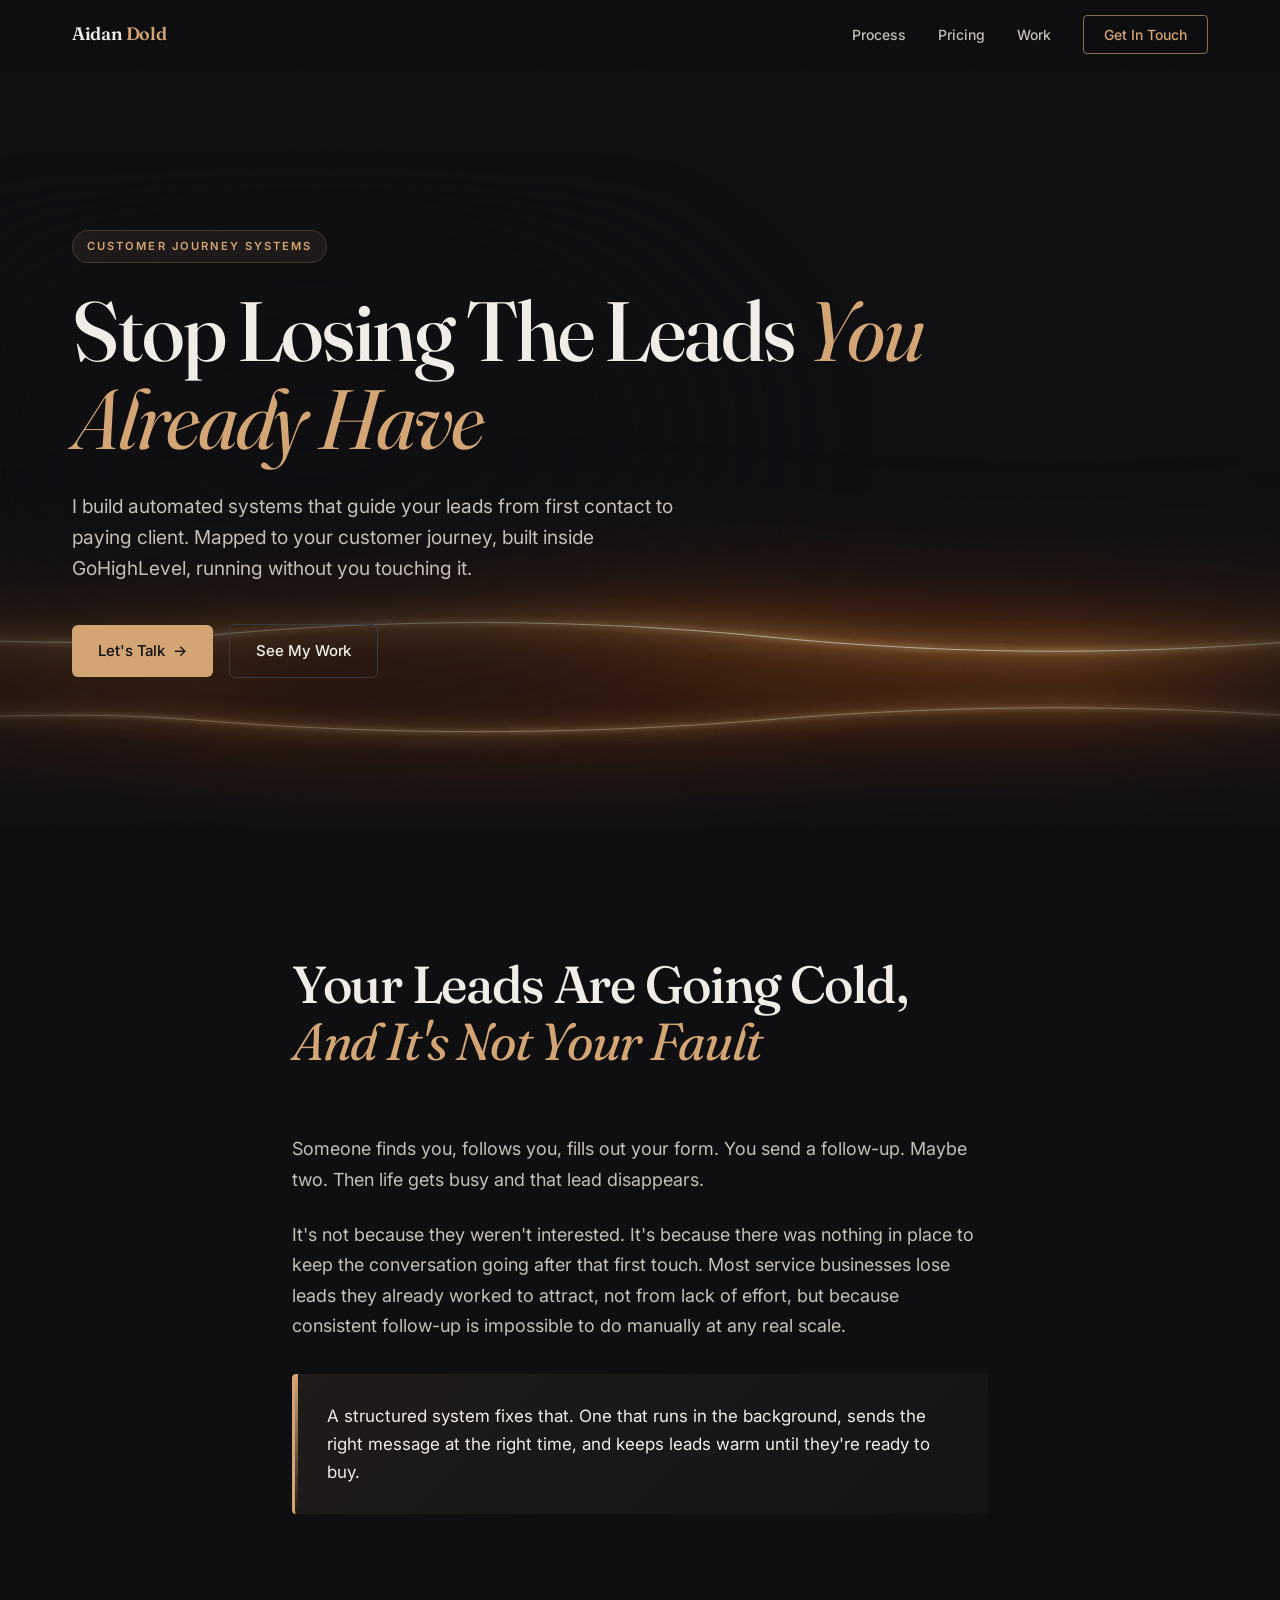
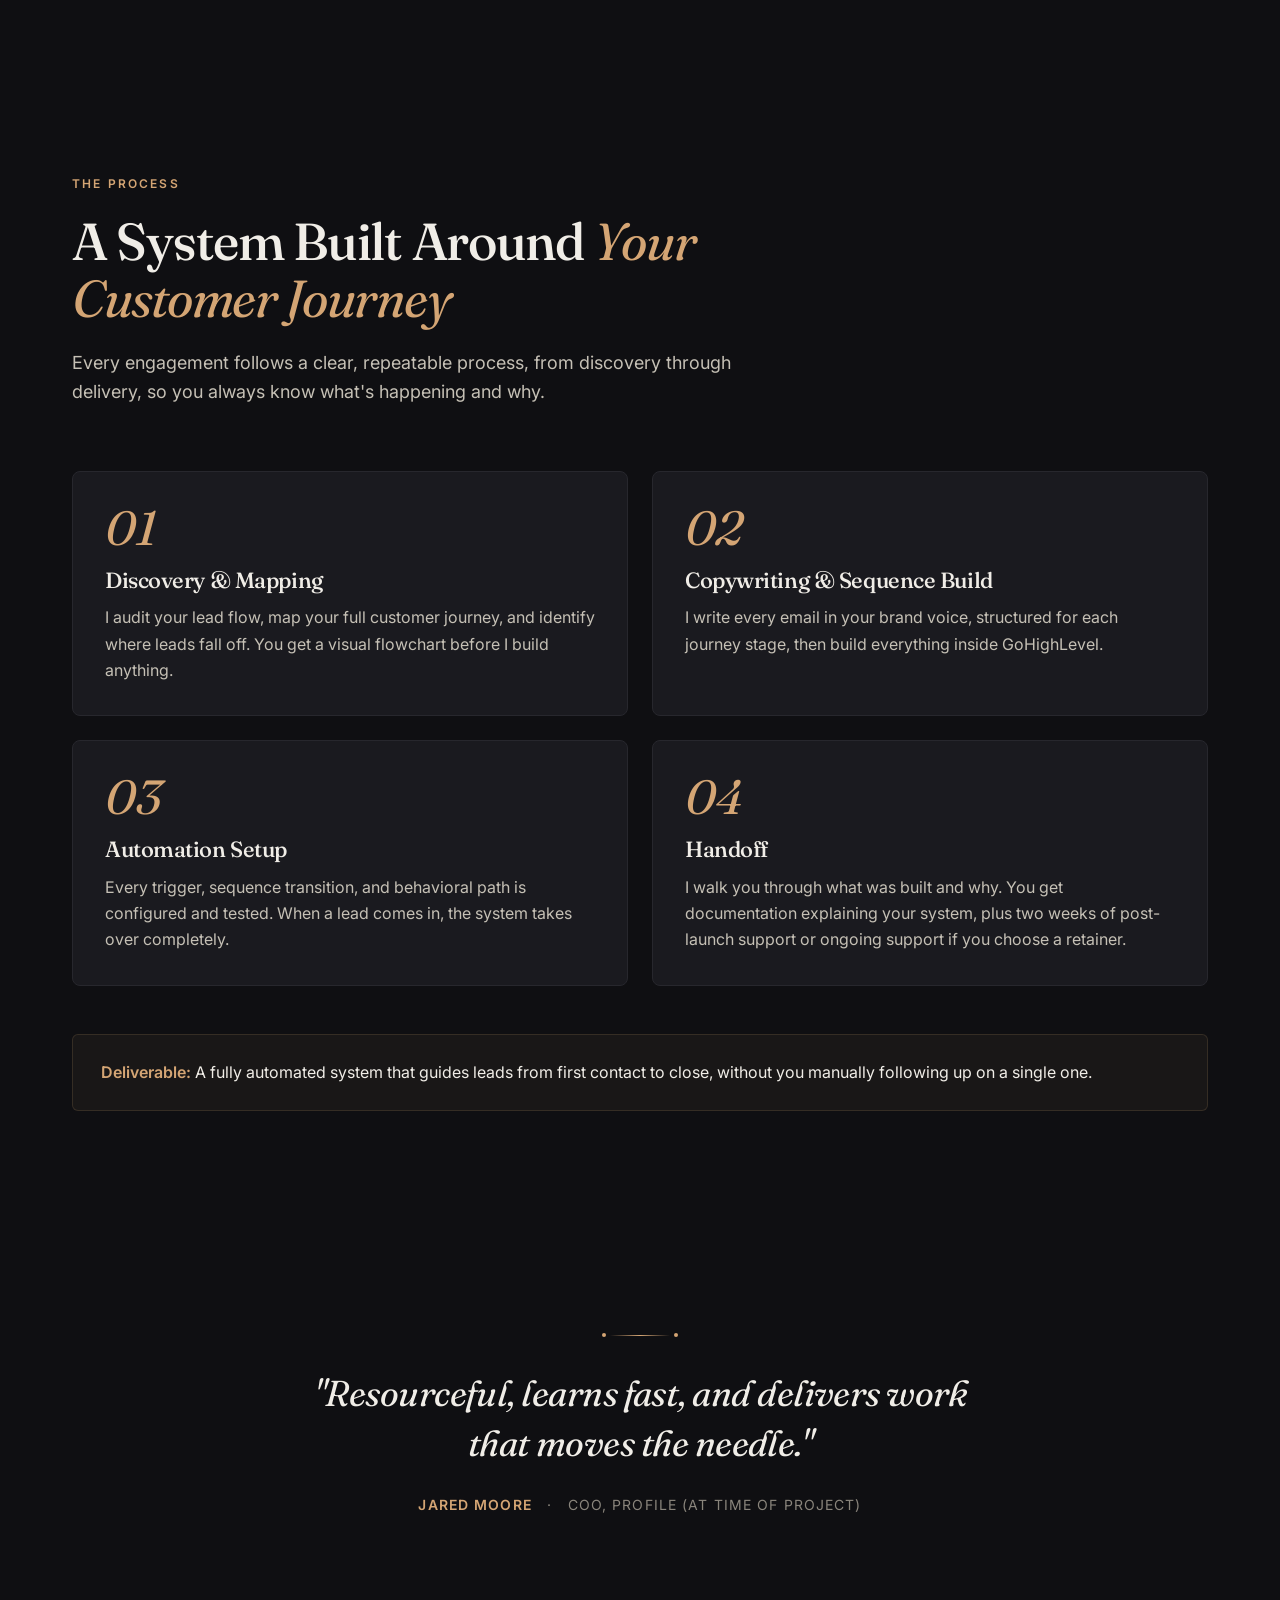
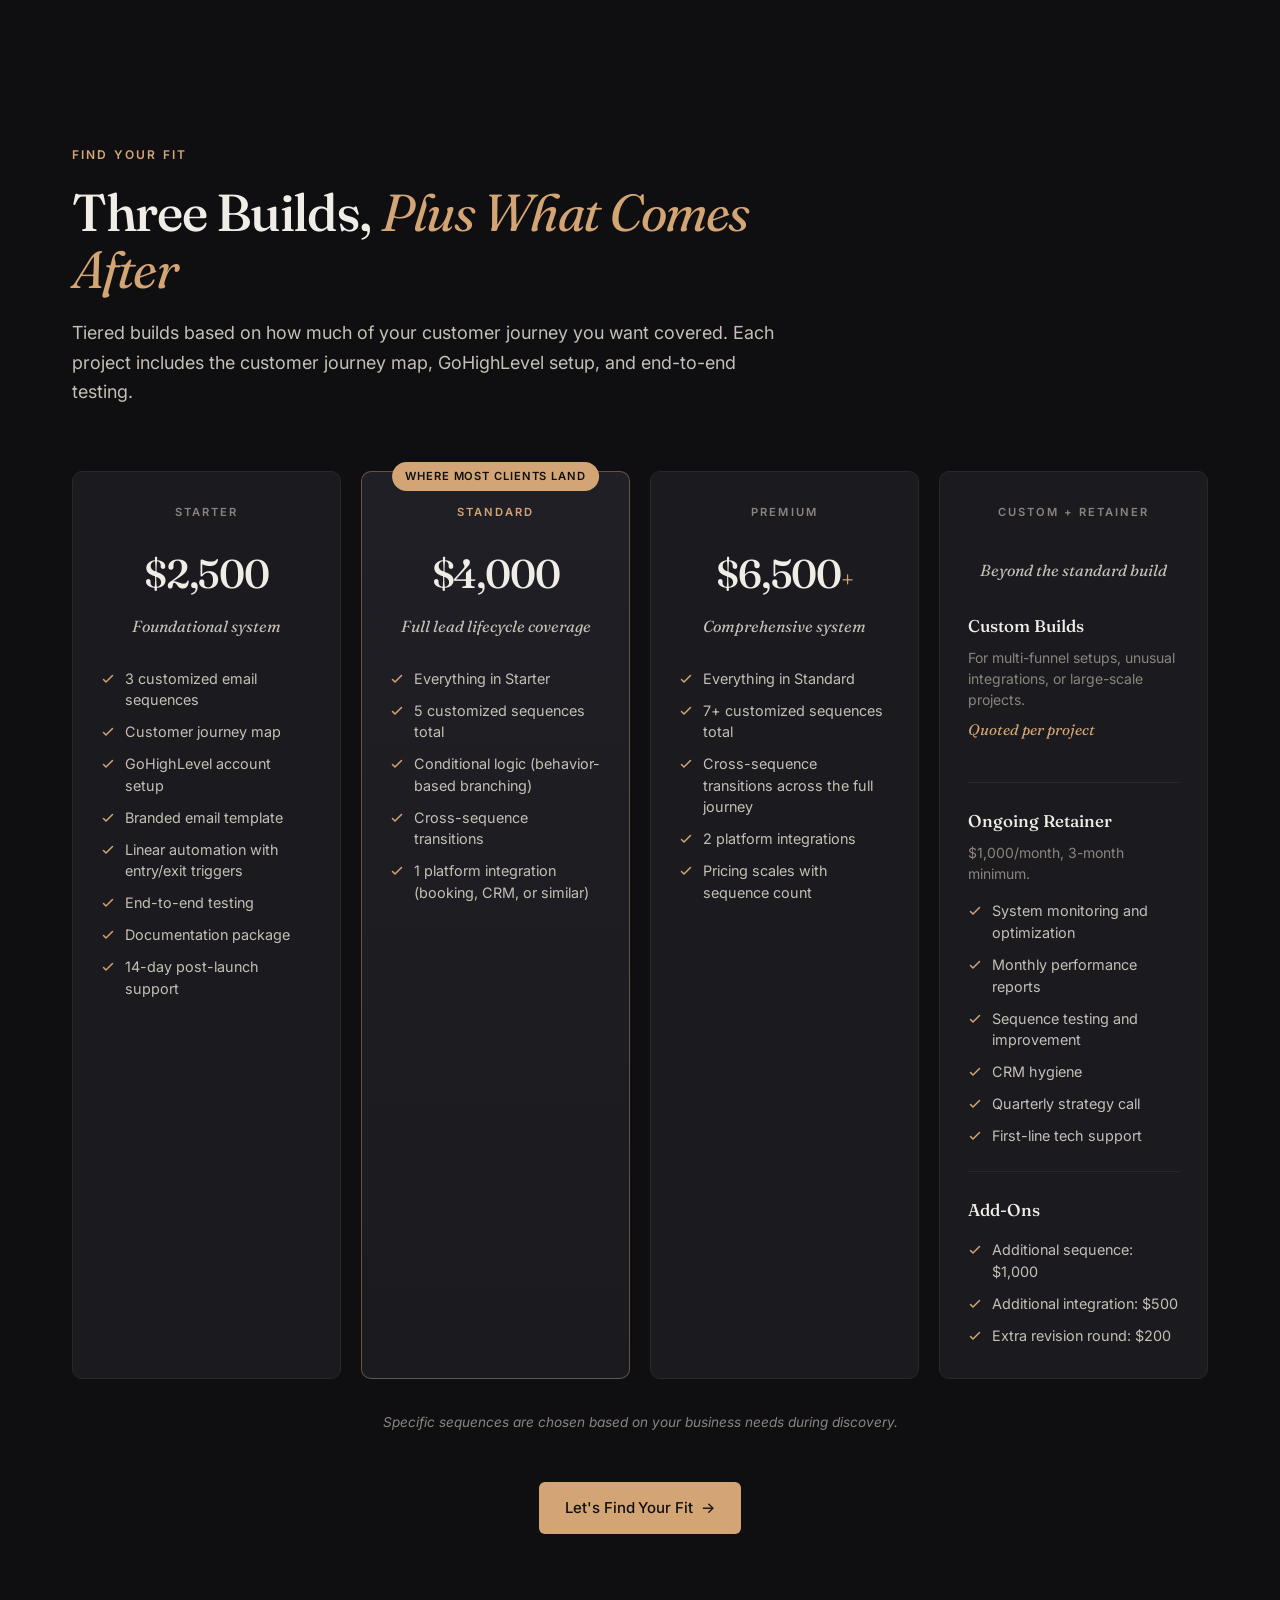
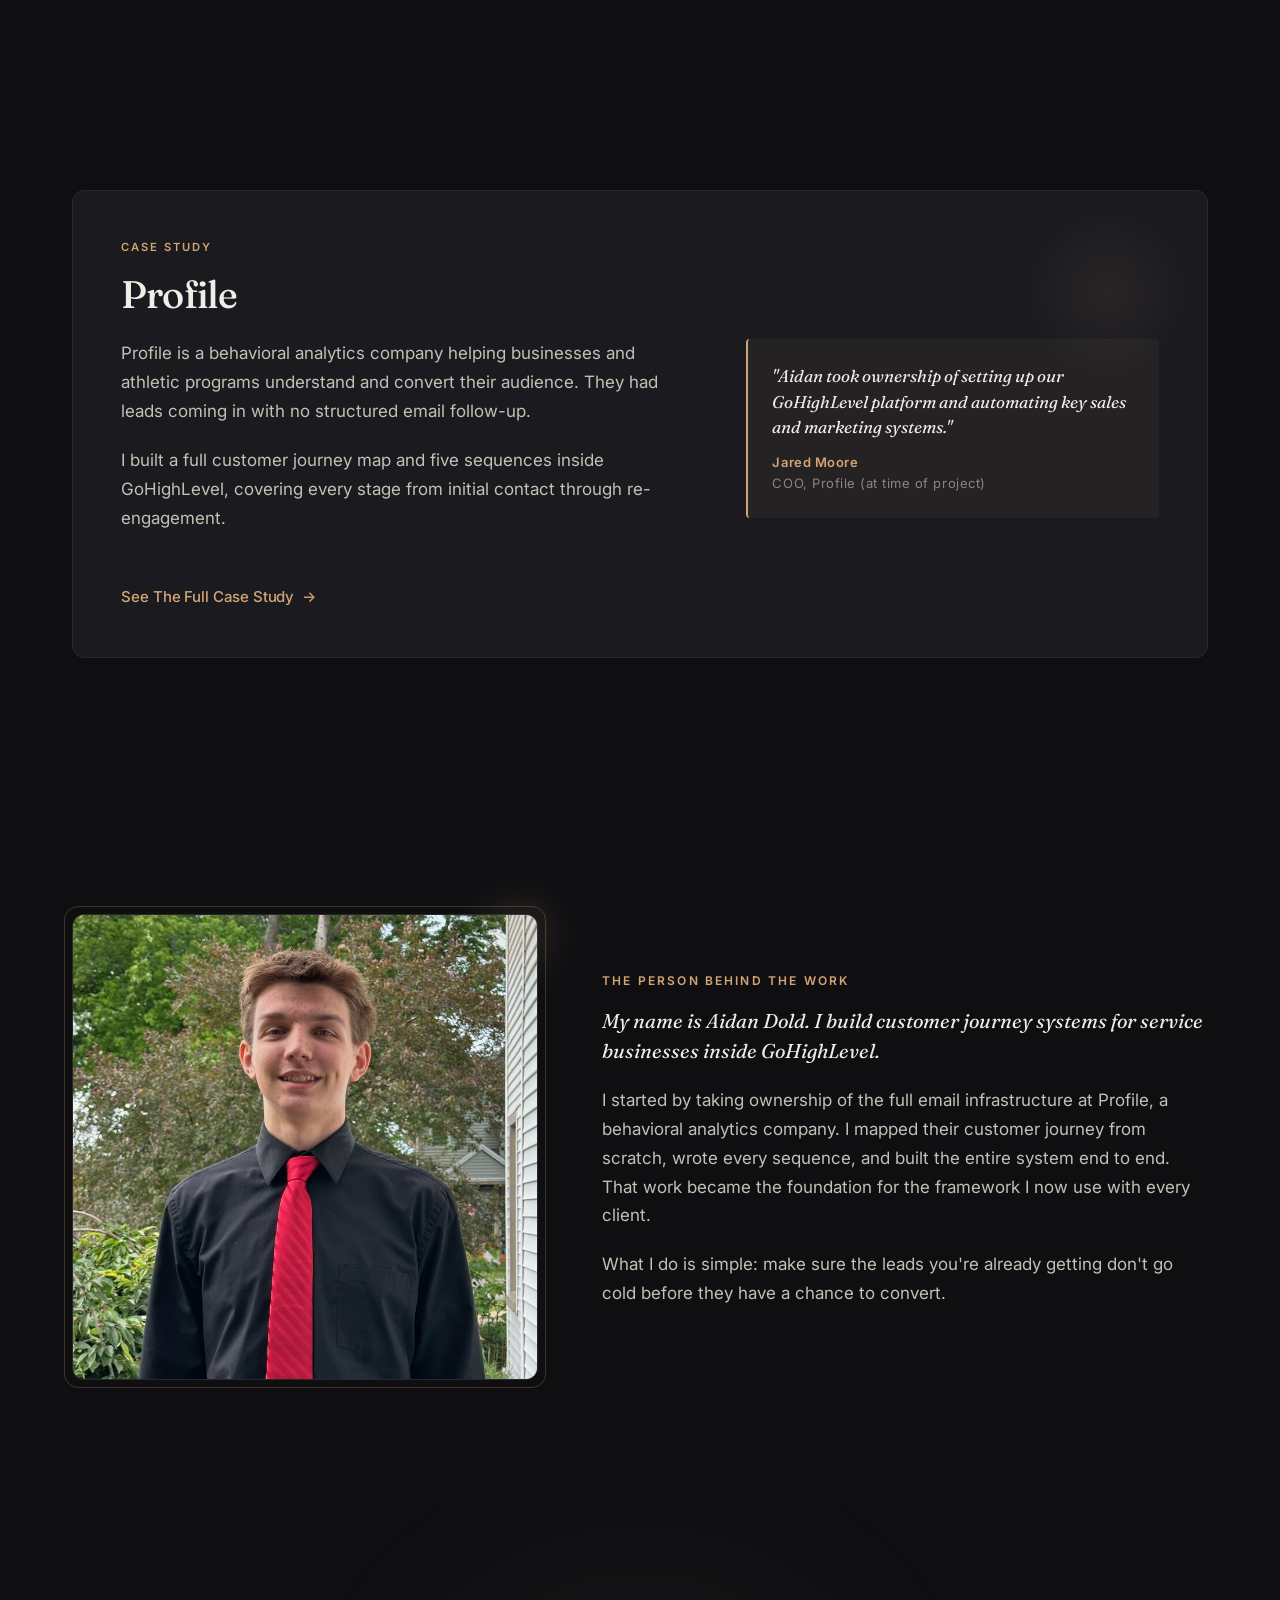
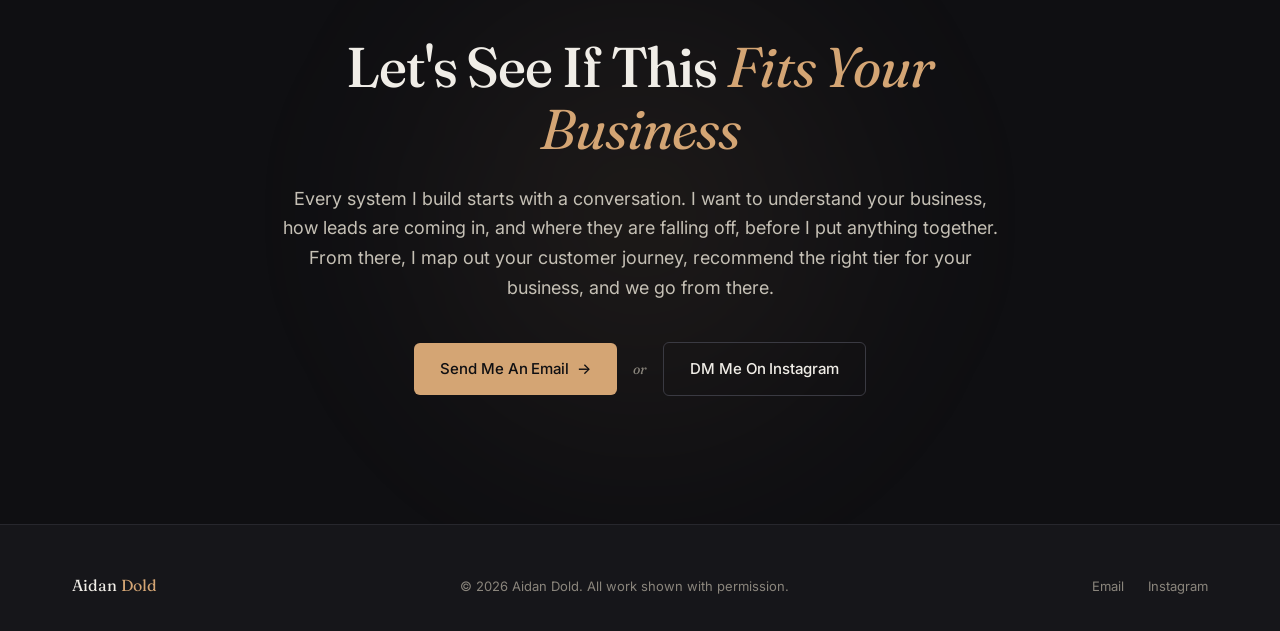
<file: index.html>
<!DOCTYPE html>
<html lang="en">
<head>
  <meta charset="UTF-8">
  <meta name="viewport" content="width=device-width, initial-scale=1.0">
  <title>Aidan Dold — Customer Journey Systems</title>
  <meta name="description" content="I build automated customer journey systems that turn your leads into clients. Built inside GoHighLevel, running without you touching it.">
  <link rel="stylesheet" href="styles.css">
  <link rel="preconnect" href="https://fonts.googleapis.com">
  <link rel="preconnect" href="https://fonts.gstatic.com" crossorigin>
</head>
<body>

  <!-- ============================================================
       NAVIGATION
       ============================================================ -->
  <nav class="nav" id="nav">
    <div class="nav-inner">
      <a href="#" class="nav-brand">Aidan <span class="accent">Dold</span></a>
      <ul class="nav-links">
        <li><a href="#process" class="nav-link">Process</a></li>
        <li><a href="#pricing" class="nav-link">Pricing</a></li>
        <li><a href="#case-study" class="nav-link">Work</a></li>
        <li><a href="#contact" class="nav-cta">Get In Touch</a></li>
      </ul>
    </div>
  </nav>

  <!-- ============================================================
       HERO
       ============================================================ -->
  <section class="hero">
    <div class="hero-aurora">
      <svg class="aurora-svg" viewBox="0 0 1600 1300" preserveAspectRatio="none" style="overflow:visible" xmlns="http://www.w3.org/2000/svg">
        <defs>
          <!-- Hot core: white-hot center fading through gold into amber -->
          <linearGradient id="moltenCore" x1="0%" y1="0%" x2="100%" y2="0%">
            <stop offset="0%"  stop-color="#3a1605" stop-opacity="0"/>
            <stop offset="12%" stop-color="#ff7a14" stop-opacity="1"/>
            <stop offset="38%" stop-color="#ffd27a" stop-opacity="1"/>
            <stop offset="50%" stop-color="#fff6dc" stop-opacity="1"/>
            <stop offset="62%" stop-color="#ffd27a" stop-opacity="1"/>
            <stop offset="88%" stop-color="#ff7a14" stop-opacity="1"/>
            <stop offset="100%" stop-color="#3a1605" stop-opacity="0"/>
          </linearGradient>

          <!-- Halo gradient: rich orange bloom around the core -->
          <linearGradient id="moltenHalo" x1="0%" y1="0%" x2="100%" y2="0%">
            <stop offset="0%"  stop-color="#3a1605" stop-opacity="0"/>
            <stop offset="18%" stop-color="#c4520a" stop-opacity="0.85"/>
            <stop offset="38%" stop-color="#ff8a28" stop-opacity="0.95"/>
            <stop offset="50%" stop-color="#ffb45a" stop-opacity="1"/>
            <stop offset="62%" stop-color="#ff8a28" stop-opacity="0.95"/>
            <stop offset="82%" stop-color="#c4520a" stop-opacity="0.85"/>
            <stop offset="100%" stop-color="#3a1605" stop-opacity="0"/>
          </linearGradient>

          <!-- Radial fade: ribbons dissolve toward all edges -->
          <!-- Soft elliptical fade in userSpaceOnUse: full opacity through
               the ribbon zone, gentle dissolve to transparent on all sides
               so peaks/valleys never end on a hard edge. -->
          <radialGradient id="fadeMask" cx="800" cy="1050" r="1000" gradientUnits="userSpaceOnUse">
            <stop offset="0%"   stop-color="white" stop-opacity="1"/>
            <stop offset="55%"  stop-color="white" stop-opacity="0.95"/>
            <stop offset="85%"  stop-color="white" stop-opacity="0.45"/>
            <stop offset="100%" stop-color="white" stop-opacity="0"/>
          </radialGradient>
          <mask id="ribbonFadeMask" maskUnits="userSpaceOnUse" x="-600" y="-200" width="2800" height="1700">
            <rect x="-600" y="-200" width="2800" height="1700" fill="url(#fadeMask)"/>
          </mask>
        </defs>

        <g mask="url(#ribbonFadeMask)">

          <!-- Ribbons live in the lower half so they don't fight with hero text.
               Solid stroke colors come from CSS — inline stroke attrs removed so
               gradient-fill shimmer can't reappear on translation. -->

          <!-- SECONDARY ribbon: slim companion, very gentle wave, sits lowest -->
          <!-- Ribbons sit below the hero buttons. Plenty of headroom above
               and below in viewBox so halo + blur render fully. -->
          <g class="ribbon-mid">
            <path class="layer-halo-sm"    d="M -480,1130 C -240,1155 0,1105 240,1130 S 720,1155 960,1130 S 1440,1105 1680,1130 S 2160,1155 2400,1130"/>
            <path class="layer-bloom-sm"   d="M -480,1130 C -240,1155 0,1105 240,1130 S 720,1155 960,1130 S 1440,1105 1680,1130 S 2160,1155 2400,1130"/>
            <path class="layer-glow-sm"    d="M -480,1130 C -240,1155 0,1105 240,1130 S 720,1155 960,1130 S 1440,1105 1680,1130 S 2160,1155 2400,1130"/>
            <path class="layer-core-sm"    d="M -480,1130 C -240,1155 0,1105 240,1130 S 720,1155 960,1130 S 1440,1105 1680,1130 S 2160,1155 2400,1130"/>
            <path class="layer-filament-sm" d="M -480,1130 C -240,1155 0,1105 240,1130 S 720,1155 960,1130 S 1440,1105 1680,1130 S 2160,1155 2400,1130"/>
          </g>

          <g class="ribbon-hero">
            <path class="layer-halo"       d="M -480,1000 C -240,970 0,1030 240,1000 S 720,970 960,1000 S 1440,1030 1680,1000 S 2160,970 2400,1000"/>
            <path class="layer-bloom-wide" d="M -480,1000 C -240,970 0,1030 240,1000 S 720,970 960,1000 S 1440,1030 1680,1000 S 2160,970 2400,1000"/>
            <path class="layer-bloom-mid"  d="M -480,1000 C -240,970 0,1030 240,1000 S 720,970 960,1000 S 1440,1030 1680,1000 S 2160,970 2400,1000"/>
            <path class="layer-inner-glow" d="M -480,1000 C -240,970 0,1030 240,1000 S 720,970 960,1000 S 1440,1030 1680,1000 S 2160,970 2400,1000"/>
            <path class="layer-core"       d="M -480,1000 C -240,970 0,1030 240,1000 S 720,970 960,1000 S 1440,1030 1680,1000 S 2160,970 2400,1000"/>
            <path class="layer-filament"   d="M -480,1000 C -240,970 0,1030 240,1000 S 720,970 960,1000 S 1440,1030 1680,1000 S 2160,970 2400,1000"/>
          </g>

        </g>
      </svg>
    </div>
    <div class="hero-noise"></div>
    <div class="container">
      <div class="hero-content">
        <div class="hero-eyebrow eyebrow reveal">Customer Journey Systems</div>
        <h1 class="hero-title reveal reveal-delay-1">
          Stop Losing The Leads <span class="italic-accent">You Already Have</span>
        </h1>
        <p class="hero-subtitle reveal reveal-delay-2">
          I build automated systems that guide your leads from first contact to paying client. Mapped to your customer journey, built inside GoHighLevel, running without you touching it.
        </p>
        <div class="hero-ctas reveal reveal-delay-3">
          <a href="#contact" class="btn btn-primary"><span>Let's Talk</span> <span class="btn-arrow">→</span></a>
          <a href="#case-study" class="btn btn-secondary">See My Work</a>
        </div>
      </div>
    </div>
  </section>

  <!-- ============================================================
       PROBLEM
       ============================================================ -->
  <section class="problem">
    <div class="ambient-glow top-right"></div>
    <div class="container-narrow">
      <div class="section-header reveal">
        <h2 class="section-title">
          Your Leads Are Going Cold, <span class="italic-accent">And It's Not Your Fault</span>
        </h2>
      </div>
      <div class="problem-content reveal reveal-delay-1">
        <p>Someone finds you, follows you, fills out your form. You send a follow-up. Maybe two. Then life gets busy and that lead disappears.</p>
        <p>It's not because they weren't interested. It's because there was nothing in place to keep the conversation going after that first touch. Most service businesses lose leads they already worked to attract, not from lack of effort, but because consistent follow-up is impossible to do manually at any real scale.</p>
        <div class="problem-callout">
          <p>A structured system fixes that. One that runs in the background, sends the right message at the right time, and keeps leads warm until they're ready to buy.</p>
        </div>
      </div>
    </div>
  </section>

  <!-- ============================================================
       PROCESS
       ============================================================ -->
  <section class="process" id="process">
    <div class="ambient-glow bottom-left"></div>
    <div class="container">
      <div class="section-header reveal">
        <div class="section-eyebrow eyebrow">The Process</div>
        <h2 class="section-title">
          A System Built Around <span class="italic-accent">Your Customer Journey</span>
        </h2>
        <p class="section-subtitle">Every engagement follows a clear, repeatable process, from discovery through delivery, so you always know what's happening and why.</p>
      </div>
      <div class="process-grid">
        <div class="process-card reveal reveal-delay-1">
          <span class="process-number">01</span>
          <h3>Discovery &amp; Mapping</h3>
          <p>I audit your lead flow, map your full customer journey, and identify where leads fall off. You get a visual flowchart before I build anything.</p>
        </div>
        <div class="process-card reveal reveal-delay-2">
          <span class="process-number">02</span>
          <h3>Copywriting &amp; Sequence Build</h3>
          <p>I write every email in your brand voice, structured for each journey stage, then build everything inside GoHighLevel.</p>
        </div>
        <div class="process-card reveal reveal-delay-3">
          <span class="process-number">03</span>
          <h3>Automation Setup</h3>
          <p>Every trigger, sequence transition, and behavioral path is configured and tested. When a lead comes in, the system takes over completely.</p>
        </div>
        <div class="process-card reveal reveal-delay-4">
          <span class="process-number">04</span>
          <h3>Handoff</h3>
          <p>I walk you through what was built and why. You get documentation explaining your system, plus two weeks of post-launch support or ongoing support if you choose a retainer.</p>
        </div>
      </div>
      <div class="process-deliverable reveal">
        <p><strong>Deliverable:</strong> A fully automated system that guides leads from first contact to close, without you manually following up on a single one.</p>
      </div>
    </div>
  </section>

  <!-- ============================================================
       PULL QUOTE
       ============================================================ -->
  <section class="pull-quote">
    <div class="container-narrow">
      <div class="reveal">
        <div class="pull-quote-accent"></div>
        <p class="pull-quote-text">"Resourceful, learns fast, and delivers work that moves the needle."</p>
        <p class="pull-quote-attribution"><strong>Jared Moore</strong> &nbsp; · &nbsp; COO, Profile (at time of project)</p>
      </div>
    </div>
  </section>

  <!-- ============================================================
       PRICING / FIND YOUR FIT
       ============================================================ -->
  <section class="pricing" id="pricing">
    <div class="ambient-glow top-left"></div>
    <div class="container">
      <div class="section-header reveal">
        <div class="section-eyebrow eyebrow">Find Your Fit</div>
        <h2 class="section-title">
          Three Builds, <span class="italic-accent">Plus What Comes After</span>
        </h2>
        <p class="section-subtitle">Tiered builds based on how much of your customer journey you want covered. Each project includes the customer journey map, GoHighLevel setup, and end-to-end testing.</p>
      </div>

      <div class="pricing-grid">
        <!-- STARTER -->
        <div class="tier">
          <div class="tier-name">Starter</div>
          <div class="tier-price">$2,500</div>
          <div class="tier-tagline">Foundational system</div>
          <ul class="tier-features">
            <li>3 customized email sequences</li>
            <li>Customer journey map</li>
            <li>GoHighLevel account setup</li>
            <li>Branded email template</li>
            <li>Linear automation with entry/exit triggers</li>
            <li>End-to-end testing</li>
            <li>Documentation package</li>
            <li>14-day post-launch support</li>
          </ul>
        </div>

        <!-- STANDARD (featured) -->
        <div class="tier featured">
          <div class="tier-badge">Where Most Clients Land</div>
          <div class="tier-name">Standard</div>
          <div class="tier-price">$4,000</div>
          <div class="tier-tagline">Full lead lifecycle coverage</div>
          <ul class="tier-features">
            <li>Everything in Starter</li>
            <li>5 customized sequences total</li>
            <li>Conditional logic (behavior-based branching)</li>
            <li>Cross-sequence transitions</li>
            <li>1 platform integration (booking, CRM, or similar)</li>
          </ul>
        </div>

        <!-- PREMIUM -->
        <div class="tier">
          <div class="tier-name">Premium</div>
          <div class="tier-price">$6,500<span style="font-size: 1.5rem; color: var(--gold);">+</span></div>
          <div class="tier-tagline">Comprehensive system</div>
          <ul class="tier-features">
            <li>Everything in Standard</li>
            <li>7+ customized sequences total</li>
            <li>Cross-sequence transitions across the full journey</li>
            <li>2 platform integrations</li>
            <li>Pricing scales with sequence count</li>
          </ul>
        </div>

        <!-- CUSTOM + RETAINER -->
        <div class="tier">
          <div class="tier-name">Custom + Retainer</div>
          <div class="tier-tagline" style="margin-top: 1rem;">Beyond the standard build</div>
          <div class="tier-section-label">Custom Builds</div>
          <p class="tier-section-desc">For multi-funnel setups, unusual integrations, or large-scale projects.</p>
          <div class="tier-section-price">Quoted per project</div>
          <div class="tier-divider"></div>
          <div class="tier-section-label">Ongoing Retainer</div>
          <p class="tier-section-desc">$1,000/month, 3-month minimum.</p>
          <ul class="tier-features" style="margin-top: 0.5rem;">
            <li>System monitoring and optimization</li>
            <li>Monthly performance reports</li>
            <li>Sequence testing and improvement</li>
            <li>CRM hygiene</li>
            <li>Quarterly strategy call</li>
            <li>First-line tech support</li>
          </ul>
          <div class="tier-divider"></div>
          <div class="tier-section-label">Add-Ons</div>
          <ul class="tier-features" style="margin-top: 0.5rem;">
            <li>Additional sequence: $1,000</li>
            <li>Additional integration: $500</li>
            <li>Extra revision round: $200</li>
          </ul>
        </div>
      </div>

      <p class="tier-footnote reveal">Specific sequences are chosen based on your business needs during discovery.</p>

      <div class="pricing-cta reveal">
        <a href="#contact" class="btn btn-primary"><span>Let's Find Your Fit</span> <span class="btn-arrow">→</span></a>
      </div>
    </div>
  </section>

  <!-- ============================================================
       CASE STUDY TEASER
       ============================================================ -->
  <section class="case-teaser" id="case-study">
    <div class="ambient-glow bottom-right"></div>
    <div class="container">
      <div class="reveal">
        <div class="case-teaser-card">
          <div class="case-teaser-label">
            <span class="eyebrow">Case Study</span>
          </div>
          <h2>Profile</h2>
          <div class="case-teaser-body">
            <div class="case-teaser-text">
              <p>Profile is a behavioral analytics company helping businesses and athletic programs understand and convert their audience. They had leads coming in with no structured email follow-up.</p>
              <p>I built a full customer journey map and five sequences inside GoHighLevel, covering every stage from initial contact through re-engagement.</p>
              <a href="case-studies/profile.html" class="case-teaser-link">See The Full Case Study <span class="btn-arrow">→</span></a>
            </div>
            <div class="case-teaser-quote">
              <blockquote>"Aidan took ownership of setting up our GoHighLevel platform and automating key sales and marketing systems."</blockquote>
              <cite><strong>Jared Moore</strong><br>COO, Profile (at time of project)</cite>
            </div>
          </div>
        </div>
      </div>
    </div>
  </section>

  <!-- ============================================================
       ABOUT
       ============================================================ -->
  <section class="about">
    <div class="ambient-glow top-right"></div>
    <div class="container">
      <div class="about-grid">
        <div class="about-photo reveal">
          <img src="images/headshot.jpg" alt="Aidan Dold">
        </div>
        <div class="about-content reveal reveal-delay-1">
          <div class="section-eyebrow eyebrow" style="margin-bottom: 1rem;">The Person Behind The Work</div>
          <p>My name is Aidan Dold. I build customer journey systems for service businesses inside GoHighLevel.</p>
          <p>I started by taking ownership of the full email infrastructure at Profile, a behavioral analytics company. I mapped their customer journey from scratch, wrote every sequence, and built the entire system end to end. That work became the foundation for the framework I now use with every client.</p>
          <p>What I do is simple: make sure the leads you're already getting don't go cold before they have a chance to convert.</p>
        </div>
      </div>
    </div>
  </section>

  <!-- ============================================================
       CTA
       ============================================================ -->
  <section class="cta-section" id="contact">
    <div class="container">
      <div class="cta-content reveal">
        <h2>Let's See If This <span class="italic-accent" style="font-style: italic; font-weight: 400; color: var(--gold);">Fits Your Business</span></h2>
        <p>Every system I build starts with a conversation. I want to understand your business, how leads are coming in, and where they are falling off, before I put anything together. From there, I map out your customer journey, recommend the right tier for your business, and we go from there.</p>
        <div class="cta-buttons">
          <a href="mailto:aidan.j.dold@gmail.com" class="btn btn-primary"><span>Send Me An Email</span> <span class="btn-arrow">→</span></a>
          <span class="cta-or">or</span>
          <a href="#" class="btn btn-secondary">DM Me On Instagram</a>
        </div>
      </div>
    </div>
  </section>

  <!-- ============================================================
       FOOTER
       ============================================================ -->
  <footer>
    <div class="container">
      <div class="footer-inner">
        <div class="footer-brand">Aidan <span class="accent">Dold</span></div>
        <div class="footer-meta">&copy; 2026 Aidan Dold. All work shown with permission.</div>
        <ul class="footer-links">
          <li><a href="mailto:aidan.j.dold@gmail.com" class="footer-link">Email</a></li>
          <li><a href="#" class="footer-link">Instagram</a></li>
        </ul>
      </div>
    </div>
  </footer>

  <script src="script.js"></script>
</body>
</html>
</file>
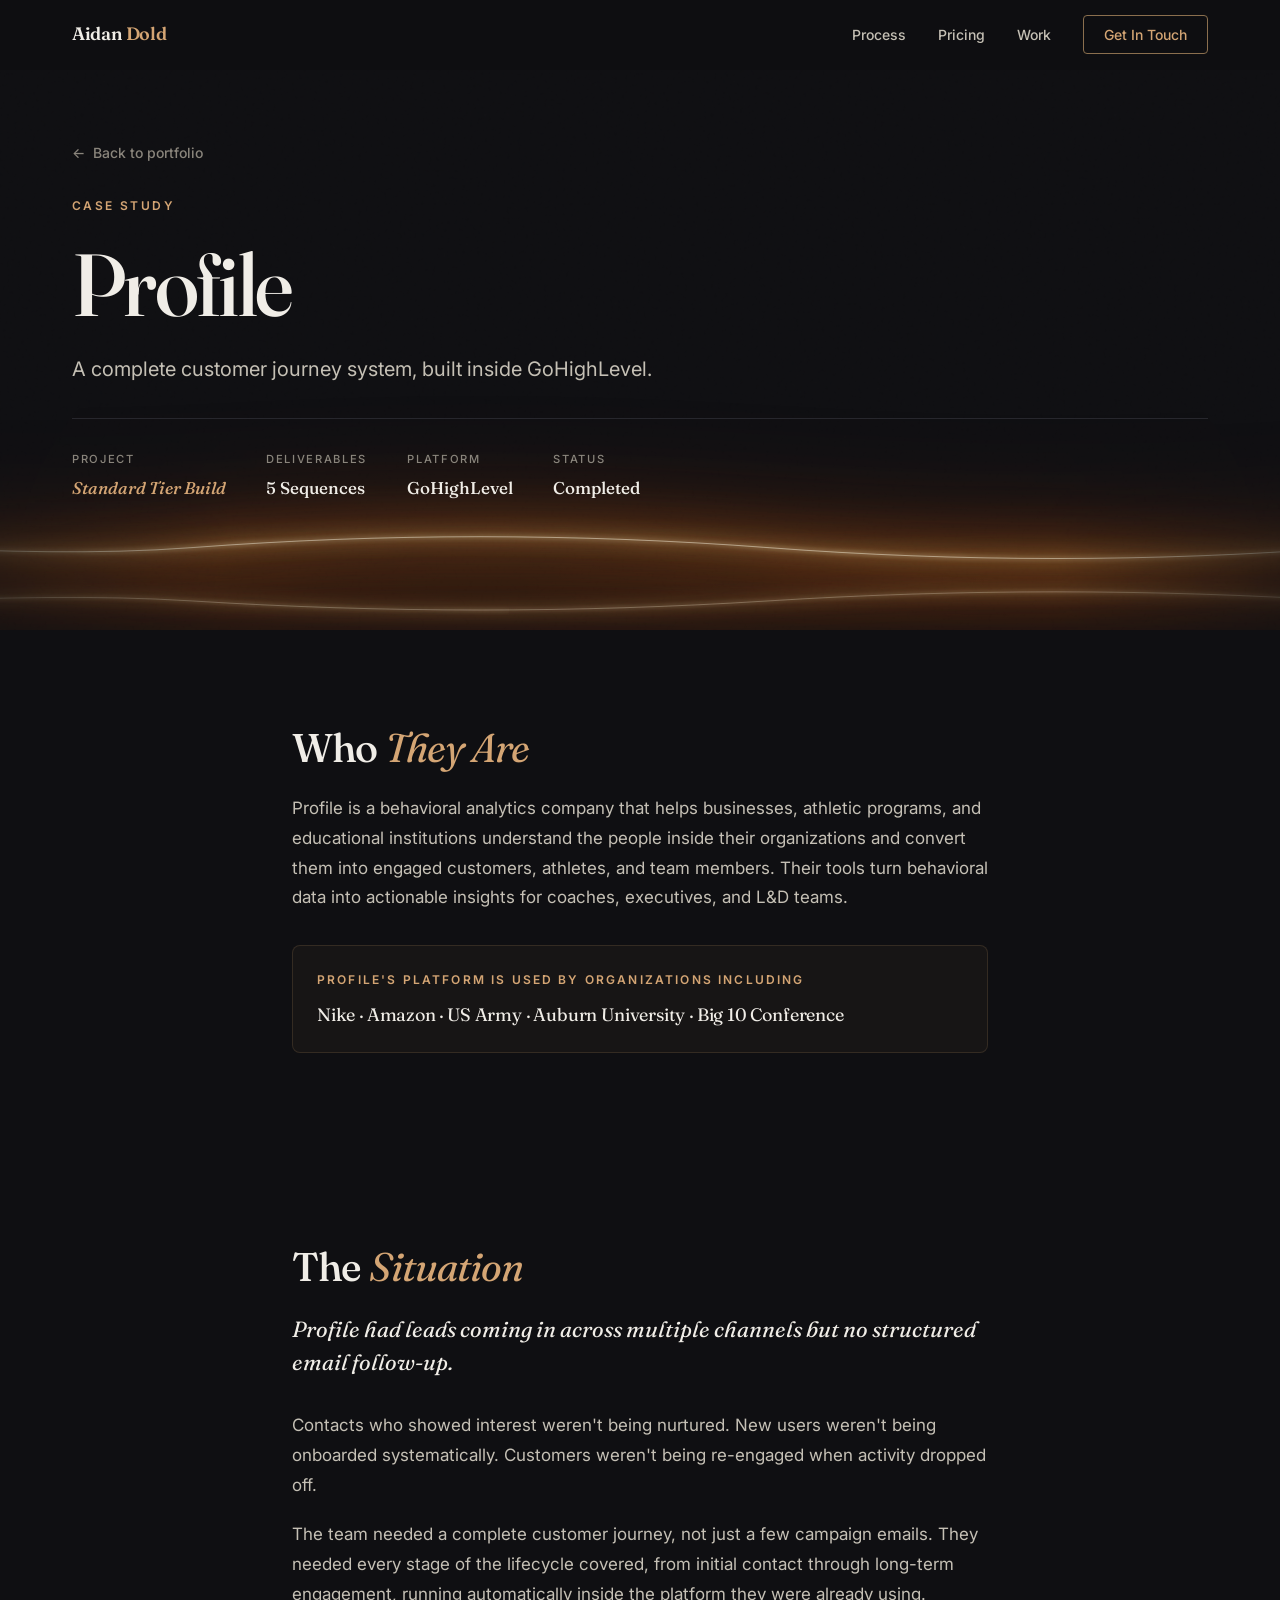
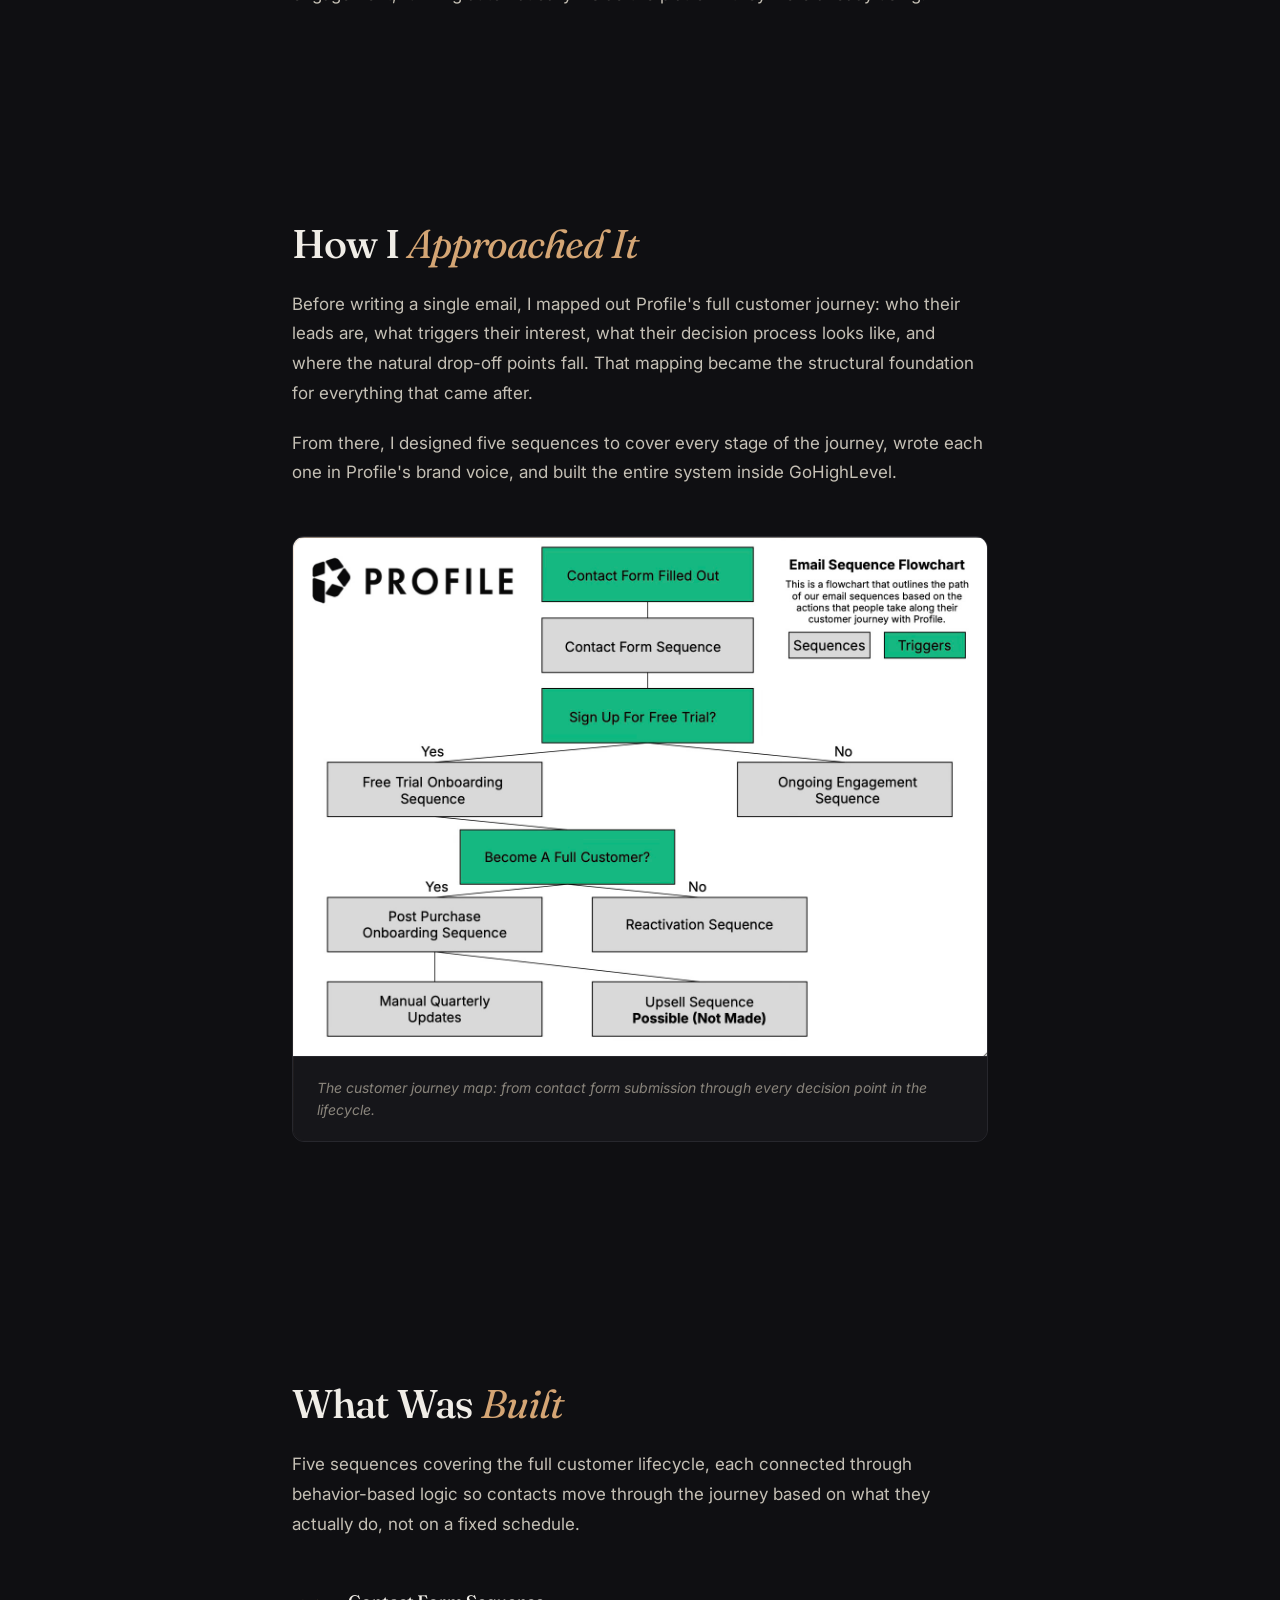
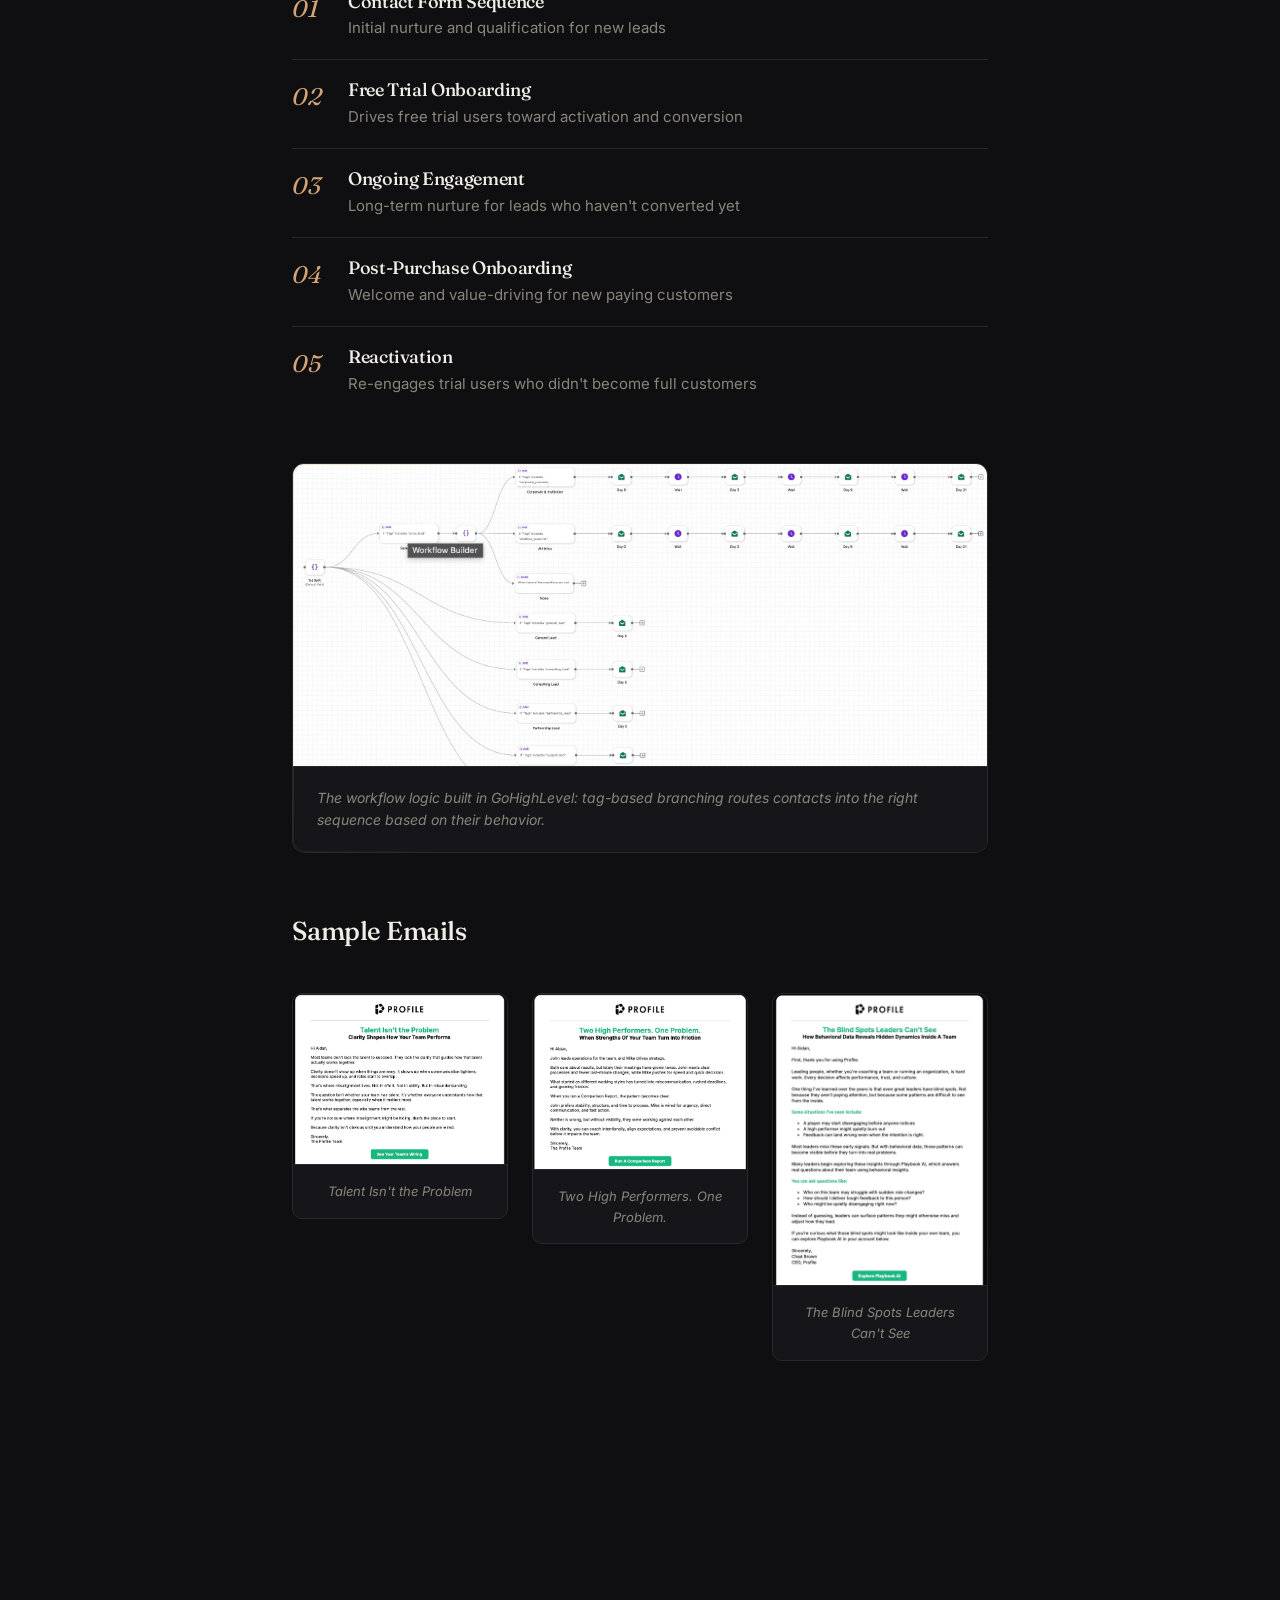
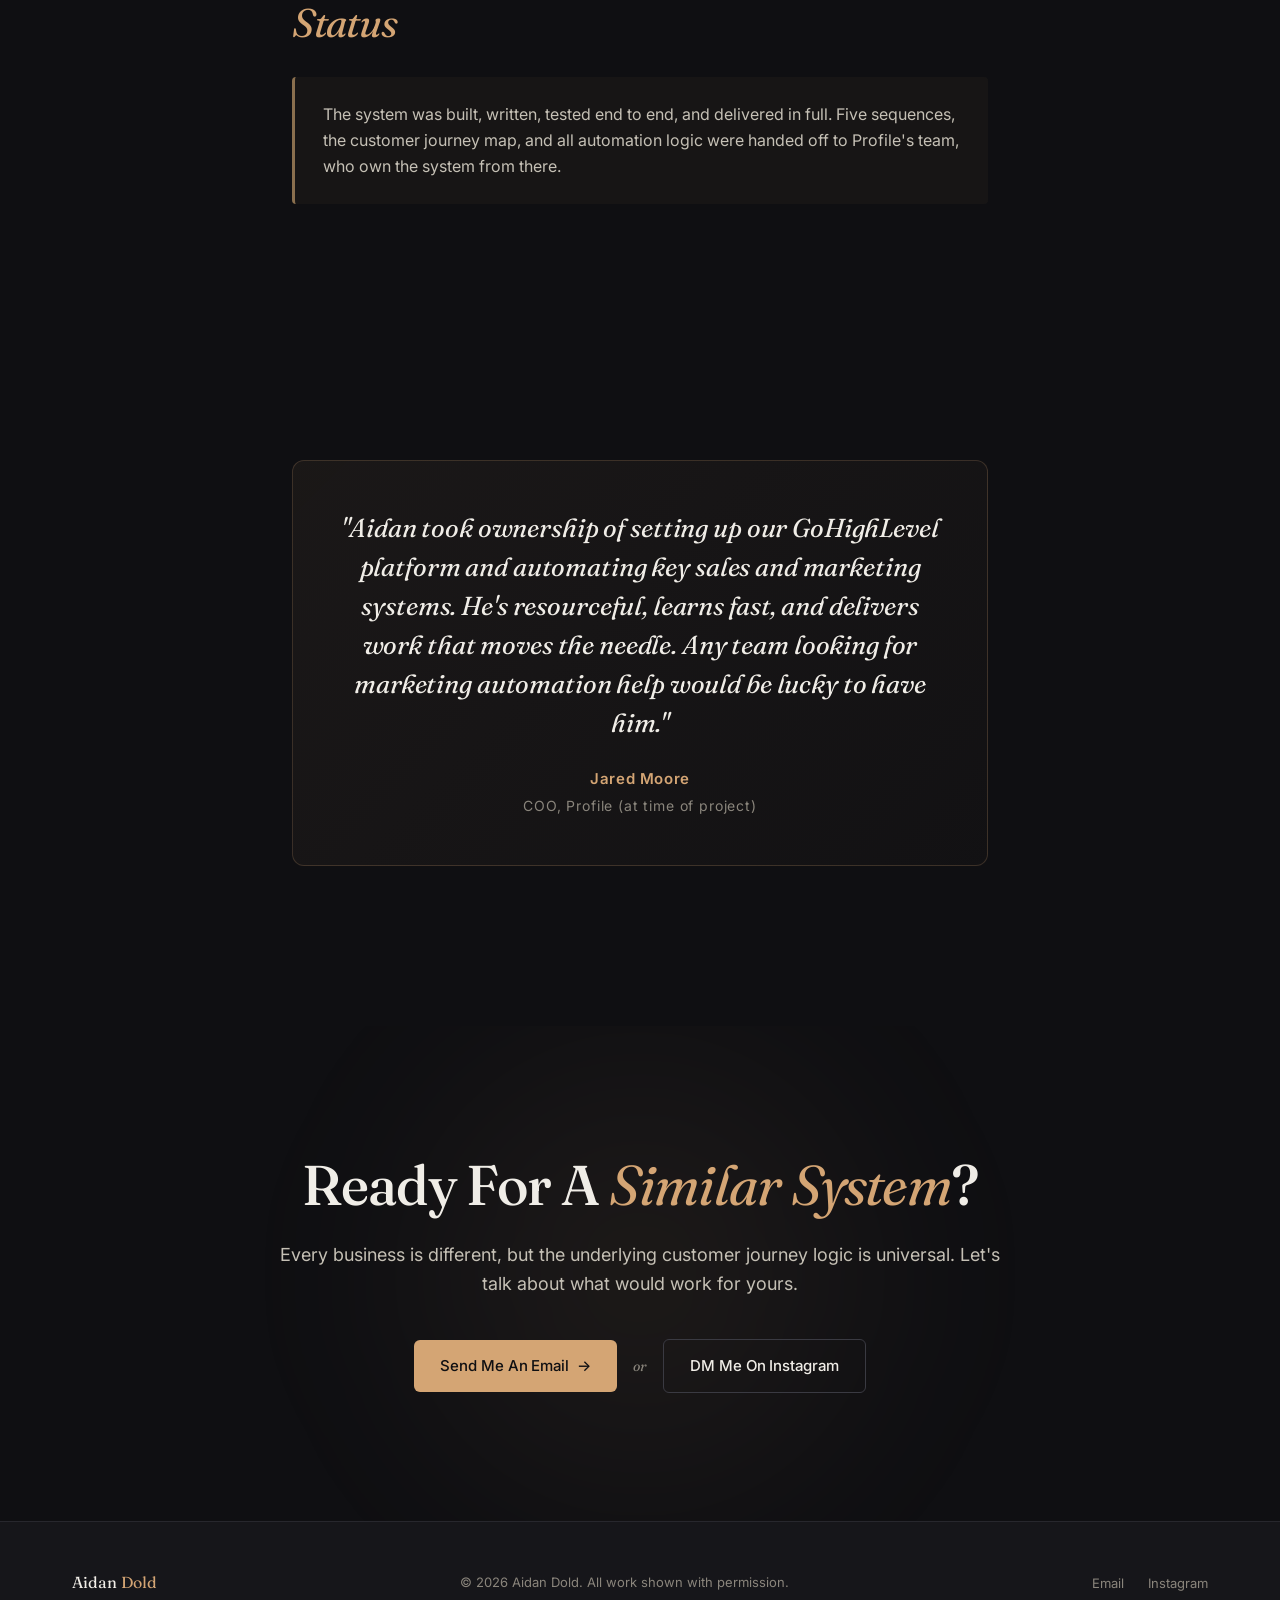
<file: case-studies/profile.html>
<!DOCTYPE html>
<html lang="en">
<head>
  <meta charset="UTF-8">
  <meta name="viewport" content="width=device-width, initial-scale=1.0">
  <title>Profile — Case Study — Aidan Dold</title>
  <meta name="description" content="Customer journey system built for Profile, a behavioral analytics company serving Nike, Amazon, US Army, and more.">
  <link rel="stylesheet" href="../styles.css">
  <link rel="preconnect" href="https://fonts.googleapis.com">
  <link rel="preconnect" href="https://fonts.gstatic.com" crossorigin>
</head>
<body>

  <!-- NAVIGATION -->
  <nav class="nav" id="nav">
    <div class="nav-inner">
      <a href="../index.html" class="nav-brand">Aidan <span class="accent">Dold</span></a>
      <ul class="nav-links">
        <li><a href="../index.html#process" class="nav-link">Process</a></li>
        <li><a href="../index.html#pricing" class="nav-link">Pricing</a></li>
        <li><a href="../index.html#case-study" class="nav-link">Work</a></li>
        <li><a href="../index.html#contact" class="nav-cta">Get In Touch</a></li>
      </ul>
    </div>
  </nav>

  <!-- CASE HERO -->
  <section class="case-hero">
    <div class="hero-aurora">
      <svg class="aurora-svg" viewBox="0 0 1600 1300" preserveAspectRatio="none" style="overflow:visible" xmlns="http://www.w3.org/2000/svg">
        <defs>
          <linearGradient id="moltenCoreCS" x1="0%" y1="0%" x2="100%" y2="0%">
            <stop offset="0%"  stop-color="#3a1605" stop-opacity="0"/>
            <stop offset="12%" stop-color="#ff7a14" stop-opacity="1"/>
            <stop offset="38%" stop-color="#ffd27a" stop-opacity="1"/>
            <stop offset="50%" stop-color="#fff6dc" stop-opacity="1"/>
            <stop offset="62%" stop-color="#ffd27a" stop-opacity="1"/>
            <stop offset="88%" stop-color="#ff7a14" stop-opacity="1"/>
            <stop offset="100%" stop-color="#3a1605" stop-opacity="0"/>
          </linearGradient>
          <linearGradient id="moltenHaloCS" x1="0%" y1="0%" x2="100%" y2="0%">
            <stop offset="0%"  stop-color="#3a1605" stop-opacity="0"/>
            <stop offset="18%" stop-color="#c4520a" stop-opacity="0.85"/>
            <stop offset="38%" stop-color="#ff8a28" stop-opacity="0.95"/>
            <stop offset="50%" stop-color="#ffb45a" stop-opacity="1"/>
            <stop offset="62%" stop-color="#ff8a28" stop-opacity="0.95"/>
            <stop offset="82%" stop-color="#c4520a" stop-opacity="0.85"/>
            <stop offset="100%" stop-color="#3a1605" stop-opacity="0"/>
          </linearGradient>
          <!-- Radial fade centered near the bottom of the hero so the
               ribbons softly dissolve on every side; no hard edge clip. -->
          <radialGradient id="fadeMaskCS" cx="800" cy="1180" r="950" gradientUnits="userSpaceOnUse">
            <stop offset="0%"   stop-color="white" stop-opacity="1"/>
            <stop offset="55%"  stop-color="white" stop-opacity="0.95"/>
            <stop offset="85%"  stop-color="white" stop-opacity="0.45"/>
            <stop offset="100%" stop-color="white" stop-opacity="0"/>
          </radialGradient>
          <mask id="ribbonFadeMaskCS" maskUnits="userSpaceOnUse" x="-600" y="0" width="2800" height="1700">
            <rect x="-600" y="0" width="2800" height="1700" fill="url(#fadeMaskCS)"/>
          </mask>
        </defs>

        <g mask="url(#ribbonFadeMaskCS)">

          <g class="ribbon-mid">
            <path class="layer-halo-sm"    d="M -480,1240 C -240,1265 0,1215 240,1240 S 720,1265 960,1240 S 1440,1215 1680,1240 S 2160,1265 2400,1240"/>
            <path class="layer-bloom-sm"   d="M -480,1240 C -240,1265 0,1215 240,1240 S 720,1265 960,1240 S 1440,1215 1680,1240 S 2160,1265 2400,1240"/>
            <path class="layer-glow-sm"    d="M -480,1240 C -240,1265 0,1215 240,1240 S 720,1265 960,1240 S 1440,1215 1680,1240 S 2160,1265 2400,1240"/>
            <path class="layer-core-sm"    d="M -480,1240 C -240,1265 0,1215 240,1240 S 720,1265 960,1240 S 1440,1215 1680,1240 S 2160,1265 2400,1240"/>
            <path class="layer-filament-sm" d="M -480,1240 C -240,1265 0,1215 240,1240 S 720,1265 960,1240 S 1440,1215 1680,1240 S 2160,1265 2400,1240"/>
          </g>

          <g class="ribbon-hero">
            <path class="layer-halo"       d="M -480,1130 C -240,1100 0,1160 240,1130 S 720,1100 960,1130 S 1440,1160 1680,1130 S 2160,1100 2400,1130"/>
            <path class="layer-bloom-wide" d="M -480,1130 C -240,1100 0,1160 240,1130 S 720,1100 960,1130 S 1440,1160 1680,1130 S 2160,1100 2400,1130"/>
            <path class="layer-bloom-mid"  d="M -480,1130 C -240,1100 0,1160 240,1130 S 720,1100 960,1130 S 1440,1160 1680,1130 S 2160,1100 2400,1130"/>
            <path class="layer-inner-glow" d="M -480,1130 C -240,1100 0,1160 240,1130 S 720,1100 960,1130 S 1440,1160 1680,1130 S 2160,1100 2400,1130"/>
            <path class="layer-core"       d="M -480,1130 C -240,1100 0,1160 240,1130 S 720,1100 960,1130 S 1440,1160 1680,1130 S 2160,1100 2400,1130"/>
            <path class="layer-filament"   d="M -480,1130 C -240,1100 0,1160 240,1130 S 720,1100 960,1130 S 1440,1160 1680,1130 S 2160,1100 2400,1130"/>
          </g>

        </g>
      </svg>
    </div>
    <div class="hero-noise"></div>
    <div class="container">
      <a href="../index.html" class="case-back-link reveal"><span class="case-back-arrow">←</span> Back to portfolio</a>
      <div class="case-hero-eyebrow reveal reveal-delay-1">Case Study</div>
      <h1 class="reveal reveal-delay-2">Profile</h1>
      <p class="case-hero-subtitle reveal reveal-delay-3">A complete customer journey system, built inside GoHighLevel.</p>
      <div class="case-hero-meta reveal reveal-delay-4">
        <div class="case-meta-item">
          <div class="case-meta-label">Project</div>
          <div class="case-meta-value accent">Standard Tier Build</div>
        </div>
        <div class="case-meta-item">
          <div class="case-meta-label">Deliverables</div>
          <div class="case-meta-value">5 Sequences</div>
        </div>
        <div class="case-meta-item">
          <div class="case-meta-label">Platform</div>
          <div class="case-meta-value">GoHighLevel</div>
        </div>
        <div class="case-meta-item">
          <div class="case-meta-label">Status</div>
          <div class="case-meta-value">Completed</div>
        </div>
      </div>
    </div>
  </section>

  <!-- WHO THEY ARE -->
  <section class="case-section">
    <div class="ambient-glow top-right"></div>
    <div class="container-narrow">
      <div class="reveal">
        <h2>Who <span class="italic-accent">They Are</span></h2>
        <p>Profile is a behavioral analytics company that helps businesses, athletic programs, and educational institutions understand the people inside their organizations and convert them into engaged customers, athletes, and team members. Their tools turn behavioral data into actionable insights for coaches, executives, and L&amp;D teams.</p>

        <div class="case-client-list">
          <div class="case-client-list-label">Profile's platform is used by organizations including</div>
          <div class="case-client-list-names">Nike · Amazon · US Army · Auburn University · Big 10 Conference</div>
        </div>
      </div>
    </div>
  </section>

  <!-- THE SITUATION -->
  <section class="case-section">
    <div class="ambient-glow bottom-left"></div>
    <div class="container-narrow">
      <div class="reveal">
        <h2>The <span class="italic-accent">Situation</span></h2>
        <p class="lead">Profile had leads coming in across multiple channels but no structured email follow-up.</p>
        <p>Contacts who showed interest weren't being nurtured. New users weren't being onboarded systematically. Customers weren't being re-engaged when activity dropped off.</p>
        <p>The team needed a complete customer journey, not just a few campaign emails. They needed every stage of the lifecycle covered, from initial contact through long-term engagement, running automatically inside the platform they were already using.</p>
      </div>
    </div>
  </section>

  <!-- HOW I APPROACHED IT -->
  <section class="case-section">
    <div class="ambient-glow top-left"></div>
    <div class="container-narrow">
      <div class="reveal">
        <h2>How I <span class="italic-accent">Approached It</span></h2>
        <p>Before writing a single email, I mapped out Profile's full customer journey: who their leads are, what triggers their interest, what their decision process looks like, and where the natural drop-off points fall. That mapping became the structural foundation for everything that came after.</p>
        <p>From there, I designed five sequences to cover every stage of the journey, wrote each one in Profile's brand voice, and built the entire system inside GoHighLevel.</p>
      </div>

      <div class="case-image-feature reveal">
        <img src="../images/journey-flowchart.jpg" alt="Profile customer journey flowchart">
        <div class="case-image-caption">The customer journey map: from contact form submission through every decision point in the lifecycle.</div>
      </div>
    </div>
  </section>

  <!-- WHAT WAS BUILT -->
  <section class="case-section">
    <div class="ambient-glow bottom-right"></div>
    <div class="container-narrow">
      <div class="reveal">
        <h2>What Was <span class="italic-accent">Built</span></h2>
        <p>Five sequences covering the full customer lifecycle, each connected through behavior-based logic so contacts move through the journey based on what they actually do, not on a fixed schedule.</p>

        <ul class="case-sequences-list">
          <li class="case-sequence-item">
            <div class="case-sequence-number">01</div>
            <div class="case-sequence-content">
              <h4>Contact Form Sequence</h4>
              <p>Initial nurture and qualification for new leads</p>
            </div>
          </li>
          <li class="case-sequence-item">
            <div class="case-sequence-number">02</div>
            <div class="case-sequence-content">
              <h4>Free Trial Onboarding</h4>
              <p>Drives free trial users toward activation and conversion</p>
            </div>
          </li>
          <li class="case-sequence-item">
            <div class="case-sequence-number">03</div>
            <div class="case-sequence-content">
              <h4>Ongoing Engagement</h4>
              <p>Long-term nurture for leads who haven't converted yet</p>
            </div>
          </li>
          <li class="case-sequence-item">
            <div class="case-sequence-number">04</div>
            <div class="case-sequence-content">
              <h4>Post-Purchase Onboarding</h4>
              <p>Welcome and value-driving for new paying customers</p>
            </div>
          </li>
          <li class="case-sequence-item">
            <div class="case-sequence-number">05</div>
            <div class="case-sequence-content">
              <h4>Reactivation</h4>
              <p>Re-engages trial users who didn't become full customers</p>
            </div>
          </li>
        </ul>
      </div>

      <div class="case-image-feature reveal">
        <img src="../images/workflow-builder.jpg" alt="GoHighLevel workflow builder showing the automation paths">
        <div class="case-image-caption">The workflow logic built in GoHighLevel: tag-based branching routes contacts into the right sequence based on their behavior.</div>
      </div>

      <h3 class="reveal" style="font-family: var(--font-display); font-size: 1.625rem; font-weight: 500; margin-top: 4rem; margin-bottom: 1.5rem; letter-spacing: -0.02em;">Sample Emails</h3>

      <div class="case-emails-grid reveal">
        <div class="case-email-card">
          <img src="../images/email-talent.jpg" alt="Talent Isn't the Problem email">
          <div class="case-email-caption">Talent Isn't the Problem</div>
        </div>
        <div class="case-email-card">
          <img src="../images/email-performers.jpg" alt="Two High Performers email">
          <div class="case-email-caption">Two High Performers. One Problem.</div>
        </div>
        <div class="case-email-card">
          <img src="../images/email-blindspots.jpg" alt="Blind Spots Leaders Can't See email">
          <div class="case-email-caption">The Blind Spots Leaders Can't See</div>
        </div>
      </div>
    </div>
  </section>

  <!-- STATUS -->
  <section class="case-section">
    <div class="container-narrow">
      <div class="reveal">
        <h2><span class="italic-accent">Status</span></h2>
        <div class="case-status">
          <p>The system was built, written, tested end to end, and delivered in full. Five sequences, the customer journey map, and all automation logic were handed off to Profile's team, who own the system from there.</p>
        </div>
      </div>
    </div>
  </section>

  <!-- TESTIMONIAL -->
  <section class="case-section">
    <div class="container-narrow">
      <div class="case-testimonial reveal">
        <blockquote>"Aidan took ownership of setting up our GoHighLevel platform and automating key sales and marketing systems. He's resourceful, learns fast, and delivers work that moves the needle. Any team looking for marketing automation help would be lucky to have him."</blockquote>
        <cite>
          <strong>Jared Moore</strong>
          COO, Profile (at time of project)
        </cite>
      </div>
    </div>
  </section>

  <!-- CTA -->
  <section class="cta-section">
    <div class="container">
      <div class="cta-content reveal">
        <h2>Ready For A <span class="italic-accent" style="font-style: italic; font-weight: 400; color: var(--gold);">Similar System</span>?</h2>
        <p>Every business is different, but the underlying customer journey logic is universal. Let's talk about what would work for yours.</p>
        <div class="cta-buttons">
          <a href="mailto:aidan.j.dold@gmail.com" class="btn btn-primary"><span>Send Me An Email</span> <span class="btn-arrow">→</span></a>
          <span class="cta-or">or</span>
          <a href="#" class="btn btn-secondary">DM Me On Instagram</a>
        </div>
      </div>
    </div>
  </section>

  <!-- FOOTER -->
  <footer>
    <div class="container">
      <div class="footer-inner">
        <div class="footer-brand">Aidan <span class="accent">Dold</span></div>
        <div class="footer-meta">&copy; 2026 Aidan Dold. All work shown with permission.</div>
        <ul class="footer-links">
          <li><a href="mailto:aidan.j.dold@gmail.com" class="footer-link">Email</a></li>
          <li><a href="#" class="footer-link">Instagram</a></li>
        </ul>
      </div>
    </div>
  </footer>

  <script src="../script.js"></script>
</body>
</html>
</file>
<file: styles.css>
/* ============================================================
   AIDAN DOLD - PORTFOLIO STYLESHEET
   Charcoal + Amber palette, Fraunces + Inter typography
   ============================================================ */

@import url('https://fonts.googleapis.com/css2?family=Fraunces:ital,opsz,wght@0,9..144,400;0,9..144,500;0,9..144,600;0,9..144,700;1,9..144,400&family=Inter:wght@400;500;600;700&display=swap');

:root {
  /* Color palette */
  --bg-base: #0F0F12;
  --bg-elevated: #16161A;
  --bg-card: #1A1A1F;
  --bg-card-hover: #1F1F25;
  --border: #27272D;
  --border-bright: #3A3A42;

  /* Accent */
  --gold: #D4A574;
  --gold-bright: #E5B883;
  --gold-glow: #F5C895;
  --gold-muted: #8A6F4E;

  /* Text */
  --text-primary: #F0EDE7;
  --text-secondary: #C5C0B5;
  --text-muted: #8A857C;
  --text-faint: #5C5852;

  /* Spacing scale */
  --space-1: 0.5rem;
  --space-2: 1rem;
  --space-3: 1.5rem;
  --space-4: 2rem;
  --space-5: 3rem;
  --space-6: 4rem;
  --space-7: 6rem;
  --space-8: 8rem;

  /* Typography */
  --font-display: 'Fraunces', Georgia, serif;
  --font-body: 'Inter', -apple-system, sans-serif;

  /* Transitions */
  --ease-out: cubic-bezier(0.16, 1, 0.3, 1);
  --ease-in-out: cubic-bezier(0.4, 0, 0.2, 1);
}

/* ============================================================
   RESET & BASE
   ============================================================ */

*, *::before, *::after {
  box-sizing: border-box;
  margin: 0;
  padding: 0;
}

html {
  scroll-behavior: smooth;
  -webkit-font-smoothing: antialiased;
  -moz-osx-font-smoothing: grayscale;
}

body {
  font-family: var(--font-body);
  background: var(--bg-base);
  color: var(--text-primary);
  line-height: 1.6;
  overflow-x: hidden;
  font-size: 16px;
}

a {
  color: inherit;
  text-decoration: none;
}

img {
  max-width: 100%;
  display: block;
}

button {
  font-family: inherit;
  cursor: pointer;
  border: none;
  background: none;
  color: inherit;
}

/* ============================================================
   TYPOGRAPHY
   ============================================================ */

h1, h2, h3, h4 {
  font-family: var(--font-display);
  font-weight: 500;
  line-height: 1.1;
  letter-spacing: -0.02em;
  color: var(--text-primary);
}

.eyebrow {
  font-family: var(--font-body);
  font-size: 0.75rem;
  font-weight: 600;
  letter-spacing: 0.18em;
  text-transform: uppercase;
  color: var(--gold);
}

p {
  font-family: var(--font-body);
  color: var(--text-secondary);
  font-size: 1.0625rem;
  line-height: 1.7;
}

.lead {
  font-size: 1.25rem;
  line-height: 1.6;
  color: var(--text-primary);
  font-weight: 400;
}

/* ============================================================
   LAYOUT CONTAINERS
   ============================================================ */

.container {
  width: 100%;
  max-width: 1200px;
  margin: 0 auto;
  padding: 0 var(--space-4);
}

.container-narrow {
  max-width: 760px;
  margin: 0 auto;
  padding: 0 var(--space-4);
}

section {
  padding: var(--space-8) 0;
  position: relative;
}

@media (max-width: 768px) {
  section {
    padding: var(--space-6) 0;
  }
}

/* ============================================================
   AMBIENT GLOW SYSTEM
   Subtle pulsing gold orbs in section corners (separate from ribbons)
   ============================================================ */

.ambient-glow {
  position: absolute;
  width: 550px;
  height: 550px;
  border-radius: 50%;
  background: radial-gradient(circle, var(--gold) 0%, transparent 70%);
  filter: blur(80px);
  opacity: 0;
  pointer-events: none;
  z-index: 0;
  animation: ambient-pulse 14s ease-in-out infinite;
}

.ambient-glow.top-left {
  top: -180px;
  left: -200px;
}

.ambient-glow.bottom-right {
  bottom: -180px;
  right: -200px;
  animation-delay: -7s;
}

.ambient-glow.top-right {
  top: -180px;
  right: -200px;
  animation-delay: -4s;
}

.ambient-glow.bottom-left {
  bottom: -180px;
  left: -200px;
  animation-delay: -10s;
}

@keyframes ambient-pulse {
  0%, 100% {
    opacity: 0.06;
    transform: scale(0.9);
  }
  50% {
    opacity: 0.22;
    transform: scale(1.1);
  }
}

/* Content above ambient glows */
section > .container,
section > .container-narrow {
  position: relative;
  z-index: 1;
}

/* ============================================================
   NAVIGATION
   ============================================================ */

.nav {
  position: fixed;
  top: 0;
  left: 0;
  right: 0;
  z-index: 100;
  padding: 1.25rem 0;
  background: rgba(15, 15, 18, 0.7);
  backdrop-filter: blur(20px);
  -webkit-backdrop-filter: blur(20px);
  border-bottom: 1px solid transparent;
  transition: border-color 0.3s ease, background 0.3s ease;
}

.nav.scrolled {
  border-bottom-color: var(--border);
  background: rgba(15, 15, 18, 0.9);
}

.nav-inner {
  display: flex;
  align-items: center;
  justify-content: space-between;
  max-width: 1200px;
  margin: 0 auto;
  padding: 0 var(--space-4);
}

.nav-brand {
  font-family: var(--font-display);
  font-size: 1.125rem;
  font-weight: 600;
  letter-spacing: -0.02em;
  color: var(--text-primary);
}

.nav-brand .accent {
  color: var(--gold);
}

.nav-links {
  display: flex;
  align-items: center;
  gap: var(--space-4);
  list-style: none;
}

.nav-link {
  font-size: 0.875rem;
  color: var(--text-secondary);
  font-weight: 500;
  position: relative;
  padding: 0.5rem 0;
  transition: color 0.2s ease;
}

.nav-link::after {
  content: '';
  position: absolute;
  bottom: 0;
  left: 0;
  width: 0;
  height: 1px;
  background: var(--gold);
  transition: width 0.3s var(--ease-out);
}

.nav-link:hover {
  color: var(--text-primary);
}

.nav-link:hover::after {
  width: 100%;
}

.nav-cta {
  font-size: 0.875rem;
  font-weight: 500;
  padding: 0.625rem 1.25rem;
  background: transparent;
  color: var(--gold);
  border: 1px solid var(--gold-muted);
  border-radius: 4px;
  transition: all 0.25s var(--ease-out);
}

.nav-cta:hover {
  background: var(--gold);
  color: var(--bg-base);
  border-color: var(--gold);
}

@media (max-width: 768px) {
  .nav-links {
    gap: var(--space-2);
  }
  .nav-link:not(.nav-cta) {
    display: none;
  }
}

/* ============================================================
   HERO SECTION
   ============================================================ */

.hero {
  min-height: 92vh;
  display: flex;
  align-items: center;
  position: relative;
  overflow: hidden;
  padding-top: 80px;
  padding-bottom: 0;
}

/* Text-protection scrim: darkens the upper-left region behind the headline
   so ribbon glow can't wash out the gold text */
.hero-content::before {
  content: '';
  position: absolute;
  inset: -8% -10% -12% -10%;
  background:
    radial-gradient(ellipse 70% 90% at 30% 45%, rgba(15, 15, 18, 0.85) 0%, rgba(15, 15, 18, 0.55) 35%, rgba(15, 15, 18, 0) 70%);
  filter: blur(20px);
  pointer-events: none;
  z-index: -1;
}

/* ============================================================
   HERO AURORA - Molten gold ribbons with bloom + sparkles
   ============================================================ */
.hero-aurora {
  position: absolute;
  inset: 0;
  overflow: hidden;
  pointer-events: none;
  z-index: 0;
}

.aurora-svg {
  position: absolute;
  top: 0;
  left: 0;
  width: 100%;
  height: 100%;
  overflow: visible;
}

/* Blend the warm layers additively so the stack reads as ONE luminous body
   instead of distinct bands. Screen mode merges overlapping warm tones. */
.ribbon-hero, .ribbon-mid { mix-blend-mode: screen; }

/* Thinner strokes + heavier blur so the stack merges into one soft
   luminous filament instead of reading as distinct bands. */
.layer-halo       { fill: none; stroke: #8a3306; stroke-width: 60;  filter: blur(120px); opacity: 0.55; stroke-linecap: round; }
.layer-bloom-wide { fill: none; stroke: #d65f12; stroke-width: 36;  filter: blur(80px);  opacity: 0.6;  stroke-linecap: round; }
.layer-bloom-mid  { fill: none; stroke: #ff9438; stroke-width: 18;  filter: blur(45px);  opacity: 0.65; stroke-linecap: round; }
.layer-inner-glow { fill: none; stroke: #ffc266; stroke-width: 7;   filter: blur(18px);  opacity: 0.8;  stroke-linecap: round; }
.layer-core       { fill: none; stroke: #ffe9b8; stroke-width: 2.2; filter: blur(5px);   opacity: 0.95; stroke-linecap: round; }
.layer-filament   { fill: none; stroke: #fffbe8; stroke-width: 0.8; filter: blur(1px);   opacity: 0.95; stroke-linecap: round; }

.layer-halo-sm    { fill: none; stroke: #8a3306; stroke-width: 45;  filter: blur(95px);  opacity: 0.4;  stroke-linecap: round; }
.layer-bloom-sm   { fill: none; stroke: #d65f12; stroke-width: 26;  filter: blur(60px);  opacity: 0.45; stroke-linecap: round; }
.layer-glow-sm    { fill: none; stroke: #ffc266; stroke-width: 6;   filter: blur(15px);  opacity: 0.6;  stroke-linecap: round; }
.layer-core-sm    { fill: none; stroke: #ffe9b8; stroke-width: 1.6; filter: blur(4px);   opacity: 0.78; stroke-linecap: round; }
.layer-filament-sm{ fill: none; stroke: #fff6e0; stroke-width: 0.6; filter: blur(0.8px); opacity: 0.7;  stroke-linecap: round; }

/* Ribbons sit still — eliminates the GPU sub-pixel jitter that produced the
   spastic flicker during translation. */

/* Subtle noise overlay for texture */
.hero-noise {
  position: absolute;
  inset: 0;
  background-image: url("data:image/svg+xml,%3Csvg viewBox='0 0 200 200' xmlns='http://www.w3.org/2000/svg'%3E%3Cfilter id='noiseFilter'%3E%3CfeTurbulence type='fractalNoise' baseFrequency='0.85' numOctaves='3' stitchTiles='stitch'/%3E%3C/filter%3E%3Crect width='100%25' height='100%25' filter='url(%23noiseFilter)' opacity='0.4'/%3E%3C/svg%3E");
  opacity: 0.025;
  pointer-events: none;
  z-index: 1;
}

.hero-content {
  position: relative;
  z-index: 2;
  max-width: 920px;
}

.hero-eyebrow {
  margin-bottom: 1.5rem;
  display: inline-block;
  padding: 0.4rem 0.9rem;
  background: rgba(212, 165, 116, 0.08);
  border: 1px solid rgba(212, 165, 116, 0.2);
  border-radius: 100px;
  font-size: 0.7rem;
}

.hero-title {
  font-size: clamp(2.5rem, 7vw, 5.25rem);
  font-weight: 500;
  line-height: 1.05;
  margin-bottom: 1.75rem;
  letter-spacing: -0.025em;
}

.hero-title .italic-accent {
  font-style: italic;
  font-weight: 400;
  color: var(--gold);
}

.hero-subtitle {
  font-size: clamp(1.0625rem, 1.5vw, 1.25rem);
  color: var(--text-secondary);
  line-height: 1.6;
  margin-bottom: 2.5rem;
  max-width: 640px;
}

.hero-ctas {
  display: flex;
  gap: 1rem;
  align-items: center;
  flex-wrap: wrap;
}

/* ============================================================
   BUTTONS
   ============================================================ */

.btn {
  display: inline-flex;
  align-items: center;
  gap: 0.5rem;
  font-family: var(--font-body);
  font-size: 0.9375rem;
  font-weight: 500;
  padding: 0.875rem 1.625rem;
  border-radius: 6px;
  transition: all 0.25s var(--ease-out);
  cursor: pointer;
  letter-spacing: -0.005em;
}

.btn-primary {
  background: var(--gold);
  color: var(--bg-base);
  position: relative;
  overflow: hidden;
}

.btn-primary::before {
  content: '';
  position: absolute;
  inset: 0;
  background: linear-gradient(135deg, var(--gold-bright), var(--gold));
  opacity: 0;
  transition: opacity 0.3s ease;
}

.btn-primary span {
  position: relative;
  z-index: 1;
}

.btn-primary:hover {
  transform: translateY(-2px);
  box-shadow: 0 8px 24px rgba(212, 165, 116, 0.25);
}

.btn-primary:hover::before {
  opacity: 1;
}

.btn-secondary {
  background: transparent;
  color: var(--text-primary);
  border: 1px solid var(--border-bright);
}

.btn-secondary:hover {
  border-color: var(--gold);
  color: var(--gold);
  transform: translateY(-2px);
}

.btn-arrow {
  display: inline-block;
  transition: transform 0.25s var(--ease-out);
}

.btn:hover .btn-arrow {
  transform: translateX(4px);
}

/* ============================================================
   SECTION HEADERS
   ============================================================ */

.section-header {
  margin-bottom: var(--space-6);
  max-width: 720px;
}

.section-eyebrow {
  display: inline-block;
  margin-bottom: 1.25rem;
}

.section-title {
  font-size: clamp(2rem, 4.5vw, 3.25rem);
  font-weight: 500;
  line-height: 1.1;
  margin-bottom: 1.25rem;
  letter-spacing: -0.025em;
}

.section-title .italic-accent {
  font-style: italic;
  font-weight: 400;
  color: var(--gold);
}

.section-subtitle {
  font-size: 1.125rem;
  color: var(--text-secondary);
  line-height: 1.65;
}

/* ============================================================
   PROBLEM SECTION
   ============================================================ */

.problem {
  position: relative;
}

.problem-content p {
  font-size: 1.125rem;
  margin-bottom: 1.5rem;
  color: var(--text-secondary);
}

.problem-callout {
  margin-top: var(--space-4);
  padding: 1.75rem 2rem;
  background: linear-gradient(135deg, rgba(212, 165, 116, 0.08), rgba(212, 165, 116, 0.03));
  border-left: 3px solid var(--gold);
  border-radius: 4px;
  position: relative;
}

.problem-callout p {
  margin: 0;
  font-size: 1.0625rem;
  color: var(--text-primary);
  font-weight: 400;
  line-height: 1.65;
}

.problem-callout::before {
  content: '';
  position: absolute;
  top: 0;
  left: 0;
  width: 3px;
  height: 100%;
  background: linear-gradient(180deg, var(--gold) 0%, transparent 100%);
}

/* ============================================================
   PROCESS SECTION
   ============================================================ */

.process-grid {
  display: grid;
  grid-template-columns: repeat(2, 1fr);
  gap: 1.5rem;
  margin-bottom: var(--space-5);
}

@media (max-width: 768px) {
  .process-grid {
    grid-template-columns: 1fr;
  }
}

.process-card {
  background: var(--bg-card);
  border: 1px solid var(--border);
  border-radius: 8px;
  padding: 2rem;
  transition: all 0.3s var(--ease-out);
  position: relative;
  overflow: hidden;
}

.process-card::before {
  content: '';
  position: absolute;
  top: 0;
  left: 0;
  width: 100%;
  height: 1px;
  background: linear-gradient(90deg, transparent, var(--gold), transparent);
  opacity: 0;
  transition: opacity 0.3s ease;
}

.process-card:hover {
  border-color: var(--border-bright);
  transform: translateY(-2px);
  background: var(--bg-card-hover);
}

.process-card:hover::before {
  opacity: 0.6;
}

.process-number {
  font-family: var(--font-display);
  font-size: 3rem;
  font-weight: 400;
  font-style: italic;
  color: var(--gold);
  line-height: 1;
  margin-bottom: 1rem;
  display: block;
}

.process-card h3 {
  font-size: 1.375rem;
  font-weight: 500;
  margin-bottom: 0.75rem;
}

.process-card p {
  font-size: 1rem;
  line-height: 1.65;
  color: var(--text-secondary);
}

.process-deliverable {
  margin-top: var(--space-4);
  padding: 1.5rem 1.75rem;
  background: rgba(212, 165, 116, 0.05);
  border: 1px solid rgba(212, 165, 116, 0.15);
  border-radius: 6px;
}

.process-deliverable strong {
  color: var(--gold);
  font-weight: 600;
}

.process-deliverable p {
  color: var(--text-primary);
  margin: 0;
  font-size: 1rem;
}

/* ============================================================
   PULL-QUOTE CALLOUT
   ============================================================ */

.pull-quote {
  padding: var(--space-7) 0;
  text-align: center;
  position: relative;
}

.pull-quote-accent {
  width: 60px;
  height: 1px;
  background: linear-gradient(90deg, transparent, var(--gold), transparent);
  margin: 0 auto var(--space-4);
  position: relative;
}

.pull-quote-accent::before,
.pull-quote-accent::after {
  content: '';
  position: absolute;
  top: 50%;
  width: 4px;
  height: 4px;
  background: var(--gold);
  border-radius: 50%;
  transform: translateY(-50%);
}

.pull-quote-accent::before { left: -8px; }
.pull-quote-accent::after { right: -8px; }

.pull-quote-text {
  font-family: var(--font-display);
  font-size: clamp(1.5rem, 3.5vw, 2.25rem);
  font-style: italic;
  font-weight: 400;
  line-height: 1.4;
  color: var(--text-primary);
  max-width: 900px;
  margin: 0 auto var(--space-3);
  letter-spacing: -0.015em;
}

.pull-quote-attribution {
  font-size: 0.875rem;
  letter-spacing: 0.08em;
  color: var(--text-muted);
  text-transform: uppercase;
}

.pull-quote-attribution strong {
  color: var(--gold);
  font-weight: 600;
}

/* ============================================================
   PRICING SECTION
   ============================================================ */

.pricing-grid {
  display: grid;
  grid-template-columns: repeat(4, 1fr);
  gap: 1.25rem;
  margin-top: var(--space-5);
}

@media (max-width: 1024px) {
  .pricing-grid {
    grid-template-columns: repeat(2, 1fr);
    gap: 1.5rem;
  }
}

@media (max-width: 600px) {
  .pricing-grid {
    grid-template-columns: 1fr;
  }
}

.tier {
  background: var(--bg-card);
  border: 1px solid var(--border);
  border-radius: 10px;
  padding: 2rem 1.75rem;
  display: flex;
  flex-direction: column;
  position: relative;
  transition: all 0.3s var(--ease-out);
}

.tier:hover {
  border-color: var(--border-bright);
  transform: translateY(-4px);
}

.tier.featured {
  border-color: rgba(212, 165, 116, 0.4);
  background: linear-gradient(180deg, var(--bg-card-hover), var(--bg-card));
}

.tier.featured:hover {
  border-color: var(--gold);
}

.tier-badge {
  position: absolute;
  top: -10px;
  left: 50%;
  transform: translateX(-50%);
  font-size: 0.7rem;
  font-weight: 600;
  letter-spacing: 0.08em;
  text-transform: uppercase;
  padding: 0.35rem 0.85rem;
  background: var(--gold);
  color: var(--bg-base);
  border-radius: 100px;
  white-space: nowrap;
}

.tier-name {
  font-family: var(--font-body);
  font-size: 0.7rem;
  font-weight: 600;
  letter-spacing: 0.18em;
  text-transform: uppercase;
  color: var(--text-muted);
  text-align: center;
  margin-bottom: 1.25rem;
}

.tier.featured .tier-name {
  color: var(--gold);
}

.tier-price {
  font-family: var(--font-display);
  font-size: 2.5rem;
  font-weight: 500;
  text-align: center;
  margin-bottom: 0.5rem;
  letter-spacing: -0.03em;
  color: var(--text-primary);
}

.tier-price-quoted {
  font-family: var(--font-display);
  font-size: 1.625rem;
  font-weight: 400;
  font-style: italic;
  color: var(--gold);
}

.tier-tagline {
  font-family: var(--font-display);
  font-size: 1rem;
  font-style: italic;
  text-align: center;
  color: var(--text-secondary);
  margin-bottom: 1.75rem;
  min-height: 1.5em;
}

.tier-features {
  list-style: none;
  display: flex;
  flex-direction: column;
  gap: 0.65rem;
  flex-grow: 1;
}

.tier-features li {
  font-size: 0.9rem;
  color: var(--text-secondary);
  display: flex;
  align-items: flex-start;
  gap: 0.6rem;
  line-height: 1.5;
}

.tier-features li::before {
  content: '';
  display: inline-block;
  width: 14px;
  height: 14px;
  margin-top: 4px;
  flex-shrink: 0;
  background-image: url("data:image/svg+xml,%3Csvg viewBox='0 0 14 14' xmlns='http://www.w3.org/2000/svg'%3E%3Cpath d='M11.5 3.5L5 10L2.5 7.5' stroke='%23D4A574' stroke-width='1.5' stroke-linecap='round' stroke-linejoin='round' fill='none'/%3E%3C/svg%3E");
  background-size: contain;
  background-repeat: no-repeat;
}

.tier-divider {
  height: 1px;
  background: var(--border);
  margin: 1.5rem 0;
}

.tier-section-label {
  font-family: var(--font-display);
  font-size: 1.0625rem;
  font-weight: 500;
  margin-bottom: 0.5rem;
  color: var(--text-primary);
}

.tier-section-desc {
  font-size: 0.875rem;
  color: var(--text-muted);
  line-height: 1.5;
  margin-bottom: 0.5rem;
}

.tier-section-price {
  font-family: var(--font-display);
  font-size: 0.95rem;
  font-style: italic;
  color: var(--gold);
  margin-bottom: 1rem;
}

.tier-footnote {
  font-size: 0.85rem;
  color: var(--text-muted);
  text-align: center;
  margin-top: var(--space-4);
  font-style: italic;
}

.pricing-cta {
  display: flex;
  justify-content: center;
  margin-top: var(--space-5);
}

/* ============================================================
   CASE STUDY TEASER
   ============================================================ */

.case-teaser {
  position: relative;
}

.case-teaser-card {
  background: var(--bg-card);
  border: 1px solid var(--border);
  border-radius: 12px;
  padding: var(--space-5);
  position: relative;
  overflow: hidden;
}

.case-teaser-card::before {
  content: '';
  position: absolute;
  top: 0;
  right: 0;
  width: 200px;
  height: 200px;
  background: radial-gradient(circle, rgba(212, 165, 116, 0.08) 0%, transparent 60%);
  border-radius: 50%;
  pointer-events: none;
}

.case-teaser-label {
  display: flex;
  align-items: center;
  gap: 0.5rem;
  margin-bottom: 1rem;
}

.case-teaser-label .eyebrow {
  font-size: 0.7rem;
}

.case-teaser h2 {
  font-size: clamp(1.75rem, 3vw, 2.5rem);
  margin-bottom: 1.5rem;
}

.case-teaser-body {
  display: grid;
  grid-template-columns: 1.4fr 1fr;
  gap: var(--space-5);
  align-items: start;
}

@media (max-width: 768px) {
  .case-teaser-body {
    grid-template-columns: 1fr;
  }
}

.case-teaser-text p {
  font-size: 1.0625rem;
  margin-bottom: 1.25rem;
  color: var(--text-secondary);
}

.case-teaser-quote {
  padding: 1.5rem;
  background: rgba(212, 165, 116, 0.05);
  border-left: 2px solid var(--gold);
  border-radius: 4px;
}

.case-teaser-quote blockquote {
  font-family: var(--font-display);
  font-style: italic;
  font-size: 1.0625rem;
  line-height: 1.5;
  color: var(--text-primary);
  margin-bottom: 0.75rem;
}

.case-teaser-quote cite {
  display: block;
  font-style: normal;
  font-size: 0.8125rem;
  color: var(--text-muted);
  letter-spacing: 0.04em;
}

.case-teaser-quote cite strong {
  color: var(--gold);
  font-weight: 600;
}

.case-teaser-link {
  display: inline-flex;
  align-items: center;
  gap: 0.5rem;
  margin-top: 2rem;
  color: var(--gold);
  font-weight: 500;
  font-size: 0.9375rem;
  letter-spacing: -0.005em;
  position: relative;
}

.case-teaser-link::after {
  content: '';
  position: absolute;
  bottom: -2px;
  left: 0;
  width: 100%;
  height: 1px;
  background: var(--gold);
  transform: scaleX(0);
  transform-origin: left;
  transition: transform 0.3s var(--ease-out);
}

.case-teaser-link:hover::after {
  transform: scaleX(1);
}

.case-teaser-link:hover .btn-arrow {
  transform: translateX(4px);
}

/* ============================================================
   ABOUT SECTION
   ============================================================ */

.about-grid {
  display: grid;
  grid-template-columns: 1fr 1.3fr;
  gap: var(--space-6);
  align-items: center;
}

@media (max-width: 768px) {
  .about-grid {
    grid-template-columns: 1fr;
    gap: var(--space-4);
  }
}

.about-photo {
  position: relative;
}

.about-photo img {
  width: 100%;
  border-radius: 12px;
  border: 1px solid var(--border);
}

.about-photo::before {
  content: '';
  position: absolute;
  inset: -8px;
  border: 1px solid var(--gold-muted);
  border-radius: 14px;
  pointer-events: none;
  opacity: 0.4;
}

.about-photo::after {
  content: '';
  position: absolute;
  top: -20px;
  right: -20px;
  width: 80px;
  height: 80px;
  background: radial-gradient(circle, rgba(212, 165, 116, 0.3) 0%, transparent 70%);
  border-radius: 50%;
  filter: blur(20px);
  pointer-events: none;
}

.about-content p {
  font-size: 1.0625rem;
  margin-bottom: 1.25rem;
  line-height: 1.7;
  color: var(--text-secondary);
}

.about-content p:first-of-type {
  font-family: var(--font-display);
  font-size: 1.25rem;
  font-style: italic;
  font-weight: 400;
  color: var(--text-primary);
  line-height: 1.5;
}

/* ============================================================
   CTA SECTION
   ============================================================ */

.cta-section {
  padding: var(--space-8) 0;
  text-align: center;
  position: relative;
  overflow: hidden;
}

.cta-section::before {
  content: '';
  position: absolute;
  top: 50%;
  left: 50%;
  transform: translate(-50%, -50%);
  width: 800px;
  height: 800px;
  background: radial-gradient(circle, rgba(212, 165, 116, 0.08) 0%, transparent 60%);
  border-radius: 50%;
  filter: blur(60px);
  pointer-events: none;
}

.cta-content {
  position: relative;
  z-index: 1;
  max-width: 720px;
  margin: 0 auto;
}

.cta-section h2 {
  font-size: clamp(2rem, 5vw, 3.5rem);
  margin-bottom: 1.5rem;
}

.cta-section p {
  font-size: 1.125rem;
  margin-bottom: 2.5rem;
  color: var(--text-secondary);
  line-height: 1.65;
}

.cta-buttons {
  display: flex;
  gap: 1rem;
  justify-content: center;
  align-items: center;
  flex-wrap: wrap;
}

.cta-or {
  color: var(--text-muted);
  font-size: 0.875rem;
  font-style: italic;
  font-family: var(--font-display);
}

/* CTA button with subtle pulse glow */
.cta-section .btn-primary {
  position: relative;
}

.cta-section .btn-primary::after {
  content: '';
  position: absolute;
  inset: -2px;
  border-radius: 8px;
  background: var(--gold);
  opacity: 0.15;
  filter: blur(8px);
  z-index: -1;
  animation: cta-pulse 3.5s ease-in-out infinite;
}

@keyframes cta-pulse {
  0%, 100% { opacity: 0.1; transform: scale(1); }
  50% { opacity: 0.25; transform: scale(1.03); }
}

/* ============================================================
   FOOTER
   ============================================================ */

footer {
  padding: var(--space-5) 0 var(--space-4);
  border-top: 1px solid var(--border);
  background: var(--bg-elevated);
}

.footer-inner {
  display: flex;
  align-items: center;
  justify-content: space-between;
  flex-wrap: wrap;
  gap: 1rem;
}

.footer-brand {
  font-family: var(--font-display);
  font-size: 1rem;
  color: var(--text-primary);
}

.footer-brand .accent {
  color: var(--gold);
}

.footer-meta {
  font-size: 0.8125rem;
  color: var(--text-muted);
}

.footer-links {
  display: flex;
  gap: 1.5rem;
  list-style: none;
}

.footer-link {
  font-size: 0.8125rem;
  color: var(--text-muted);
  transition: color 0.2s ease;
}

.footer-link:hover {
  color: var(--gold);
}

/* ============================================================
   SCROLL-TRIGGERED ANIMATIONS
   Elements fade in and slide up as they enter viewport
   ============================================================ */

.reveal {
  opacity: 0;
  transform: translateY(24px);
  transition: opacity 0.7s var(--ease-out), transform 0.7s var(--ease-out);
}

.reveal.visible {
  opacity: 1;
  transform: translateY(0);
}

.reveal-delay-1 { transition-delay: 0.1s; }
.reveal-delay-2 { transition-delay: 0.2s; }
.reveal-delay-3 { transition-delay: 0.3s; }
.reveal-delay-4 { transition-delay: 0.4s; }

/* Staggered tier card reveal */
.tier {
  opacity: 0;
  transform: translateY(20px);
  transition: opacity 0.6s var(--ease-out), transform 0.6s var(--ease-out), border-color 0.3s var(--ease-out), background 0.3s var(--ease-out);
}

.tier.visible {
  opacity: 1;
  transform: translateY(0);
}

.tier:nth-child(1).visible { transition-delay: 0s, 0s, 0s, 0s; }
.tier:nth-child(2).visible { transition-delay: 0.1s, 0.1s, 0s, 0s; }
.tier:nth-child(3).visible { transition-delay: 0.2s, 0.2s, 0s, 0s; }
.tier:nth-child(4).visible { transition-delay: 0.3s, 0.3s, 0s, 0s; }

/* ============================================================
   CASE STUDY PAGE STYLES
   ============================================================ */

.case-hero {
  min-height: 70vh;
  padding-top: 140px;
  padding-bottom: var(--space-7);
  position: relative;
  overflow: hidden;
}

.case-hero-eyebrow {
  font-family: var(--font-body);
  font-size: 0.75rem;
  font-weight: 600;
  letter-spacing: 0.2em;
  text-transform: uppercase;
  color: var(--gold);
  margin-bottom: 1.5rem;
}

.case-hero h1 {
  font-size: clamp(3rem, 7vw, 5.5rem);
  font-weight: 500;
  margin-bottom: 1.5rem;
  letter-spacing: -0.03em;
  line-height: 1;
}

.case-hero-subtitle {
  font-size: 1.25rem;
  color: var(--text-secondary);
  max-width: 700px;
  margin-bottom: 2rem;
}

.case-hero-meta {
  display: flex;
  gap: 2.5rem;
  flex-wrap: wrap;
  padding-top: 2rem;
  border-top: 1px solid var(--border);
}

.case-meta-item {
  display: flex;
  flex-direction: column;
  gap: 0.35rem;
}

.case-meta-label {
  font-size: 0.7rem;
  letter-spacing: 0.15em;
  text-transform: uppercase;
  color: var(--text-muted);
  font-weight: 500;
}

.case-meta-value {
  font-family: var(--font-display);
  font-size: 1.0625rem;
  color: var(--text-primary);
  font-weight: 500;
}

.case-meta-value.accent {
  color: var(--gold);
  font-style: italic;
}

.case-section {
  padding: var(--space-7) 0;
}

.case-section h2 {
  font-size: clamp(1.875rem, 3.5vw, 2.5rem);
  font-weight: 500;
  margin-bottom: 1.5rem;
  letter-spacing: -0.025em;
}

.case-section h2 .italic-accent {
  font-style: italic;
  font-weight: 400;
  color: var(--gold);
}

.case-section p {
  font-size: 1.0625rem;
  line-height: 1.75;
  margin-bottom: 1.25rem;
  color: var(--text-secondary);
}

.case-section p.lead {
  font-family: var(--font-display);
  font-size: 1.375rem;
  font-style: italic;
  color: var(--text-primary);
  line-height: 1.5;
  font-weight: 400;
  margin-bottom: 2rem;
}

.case-client-list {
  margin-top: 2rem;
  padding: 1.5rem;
  background: rgba(212, 165, 116, 0.04);
  border: 1px solid rgba(212, 165, 116, 0.15);
  border-radius: 8px;
}

.case-client-list-label {
  font-size: 0.75rem;
  letter-spacing: 0.18em;
  text-transform: uppercase;
  color: var(--gold);
  font-weight: 600;
  margin-bottom: 0.75rem;
}

.case-client-list-names {
  font-family: var(--font-display);
  font-size: 1.125rem;
  color: var(--text-primary);
  font-weight: 400;
  letter-spacing: -0.01em;
  line-height: 1.5;
}

.case-sequences-list {
  list-style: none;
  margin: 2rem 0;
}

.case-sequence-item {
  display: grid;
  grid-template-columns: auto 1fr;
  gap: 1.25rem;
  align-items: start;
  padding: 1.25rem 0;
  border-bottom: 1px solid var(--border);
}

.case-sequence-item:last-child {
  border-bottom: none;
}

.case-sequence-number {
  font-family: var(--font-display);
  font-size: 1.5rem;
  font-weight: 400;
  font-style: italic;
  color: var(--gold);
  width: 36px;
  line-height: 1.4;
}

.case-sequence-content h4 {
  font-size: 1.125rem;
  font-weight: 500;
  margin-bottom: 0.35rem;
  color: var(--text-primary);
  font-family: var(--font-display);
}

.case-sequence-content p {
  font-size: 0.9375rem;
  margin: 0;
  color: var(--text-muted);
  line-height: 1.5;
}

.case-image-feature {
  margin: var(--space-5) 0;
  border-radius: 12px;
  overflow: hidden;
  background: var(--bg-card);
  border: 1px solid var(--border);
  position: relative;
}

.case-image-feature::before {
  content: '';
  position: absolute;
  inset: 0;
  border-radius: 12px;
  padding: 1px;
  background: linear-gradient(135deg, rgba(212, 165, 116, 0.3), transparent 50%);
  -webkit-mask: linear-gradient(#fff 0 0) content-box, linear-gradient(#fff 0 0);
  -webkit-mask-composite: xor;
  mask-composite: exclude;
  pointer-events: none;
  z-index: 1;
}

.case-image-feature img {
  width: 100%;
  display: block;
}

.case-image-caption {
  padding: 1.25rem 1.5rem;
  background: var(--bg-elevated);
  border-top: 1px solid var(--border);
  font-size: 0.875rem;
  color: var(--text-muted);
  font-style: italic;
}

.case-emails-grid {
  display: grid;
  grid-template-columns: repeat(3, 1fr);
  gap: 1.5rem;
  margin: var(--space-5) 0;
  align-items: start;
}

@media (max-width: 900px) {
  .case-emails-grid {
    grid-template-columns: 1fr;
    max-width: 500px;
    margin-left: auto;
    margin-right: auto;
  }
}

.case-email-card {
  background: var(--bg-card);
  border: 1px solid var(--border);
  border-radius: 10px;
  overflow: hidden;
  transition: all 0.3s var(--ease-out);
}

.case-email-card:hover {
  border-color: var(--gold-muted);
  transform: translateY(-2px);
}

.case-email-card img {
  width: 100%;
  display: block;
}

.case-email-caption {
  padding: 1rem 1.25rem;
  font-size: 0.8125rem;
  color: var(--text-muted);
  border-top: 1px solid var(--border);
  background: var(--bg-elevated);
  text-align: center;
  font-style: italic;
}

.case-testimonial {
  margin: var(--space-6) 0;
  padding: var(--space-5);
  background: linear-gradient(135deg, rgba(212, 165, 116, 0.06), rgba(212, 165, 116, 0.02));
  border: 1px solid rgba(212, 165, 116, 0.2);
  border-radius: 12px;
  text-align: center;
  position: relative;
}

.case-testimonial::before {
  content: '';
  position: absolute;
  top: -10px;
  left: 50%;
  transform: translateX(-50%);
  font-family: var(--font-display);
  font-size: 5rem;
  color: var(--gold);
  background: var(--bg-base);
  padding: 0 1rem;
  line-height: 1;
  font-style: italic;
}

.case-testimonial blockquote {
  font-family: var(--font-display);
  font-style: italic;
  font-size: clamp(1.25rem, 2.5vw, 1.625rem);
  line-height: 1.5;
  color: var(--text-primary);
  margin-bottom: 1.5rem;
  font-weight: 400;
  letter-spacing: -0.005em;
}

.case-testimonial cite {
  display: block;
  font-style: normal;
  font-size: 0.875rem;
  color: var(--text-muted);
  letter-spacing: 0.06em;
}

.case-testimonial cite strong {
  color: var(--gold);
  font-weight: 600;
  display: block;
  margin-bottom: 0.25rem;
  letter-spacing: 0.04em;
  font-size: 0.9375rem;
}

.case-status {
  margin-top: 2rem;
  padding: 1.5rem 1.75rem;
  background: rgba(212, 165, 116, 0.04);
  border-left: 3px solid var(--gold-muted);
  border-radius: 4px;
}

.case-status p {
  margin: 0;
  font-size: 1rem;
  color: var(--text-secondary);
  line-height: 1.65;
}

.case-back-link {
  display: inline-flex;
  align-items: center;
  gap: 0.5rem;
  color: var(--text-muted);
  font-size: 0.875rem;
  font-weight: 500;
  margin-bottom: 2rem;
  transition: color 0.2s ease;
}

.case-back-link:hover {
  color: var(--gold);
}

.case-back-arrow {
  transition: transform 0.25s var(--ease-out);
  display: inline-block;
}

.case-back-link:hover .case-back-arrow {
  transform: translateX(-4px);
}

/* Reduce motion for accessibility */
@media (prefers-reduced-motion: reduce) {
  *, *::before, *::after {
    animation-duration: 0.01ms !important;
    animation-iteration-count: 1 !important;
    transition-duration: 0.01ms !important;
  }
  .reveal {
    opacity: 1;
    transform: none;
  }
}
</file>
